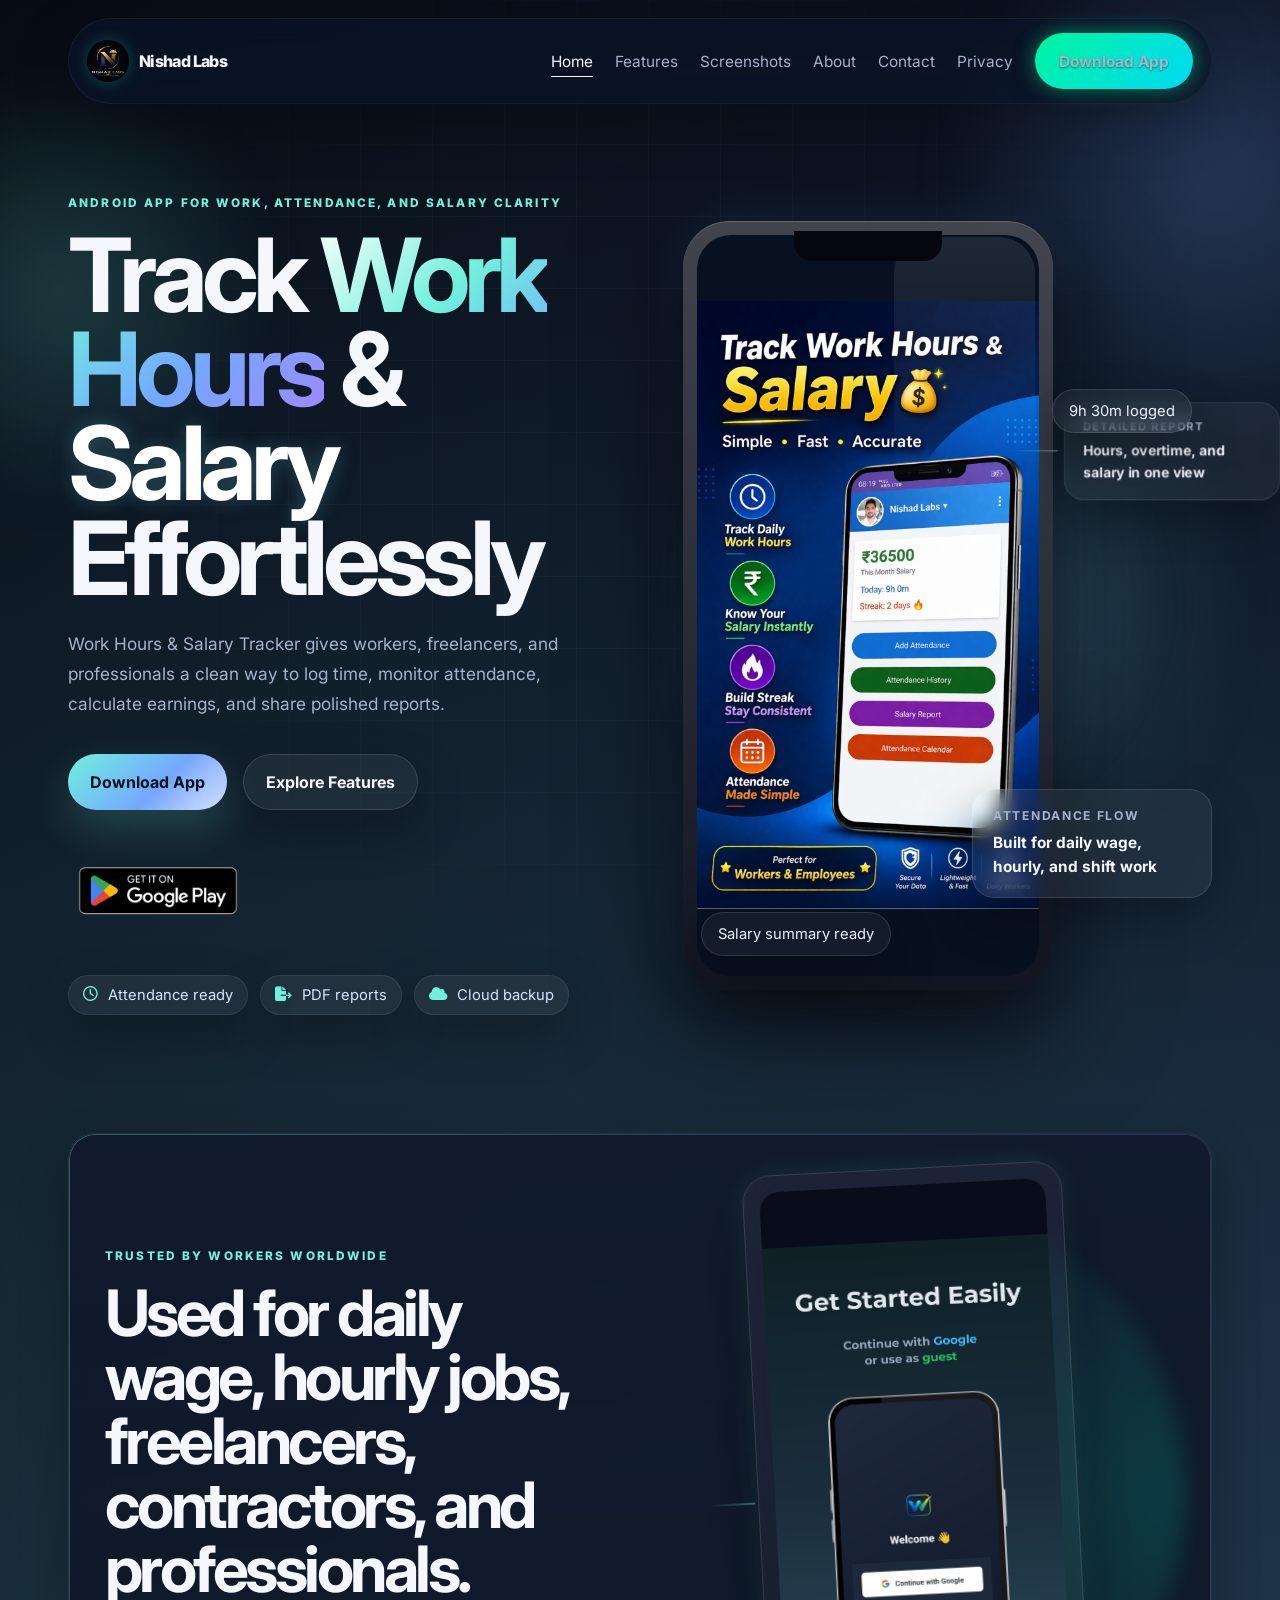
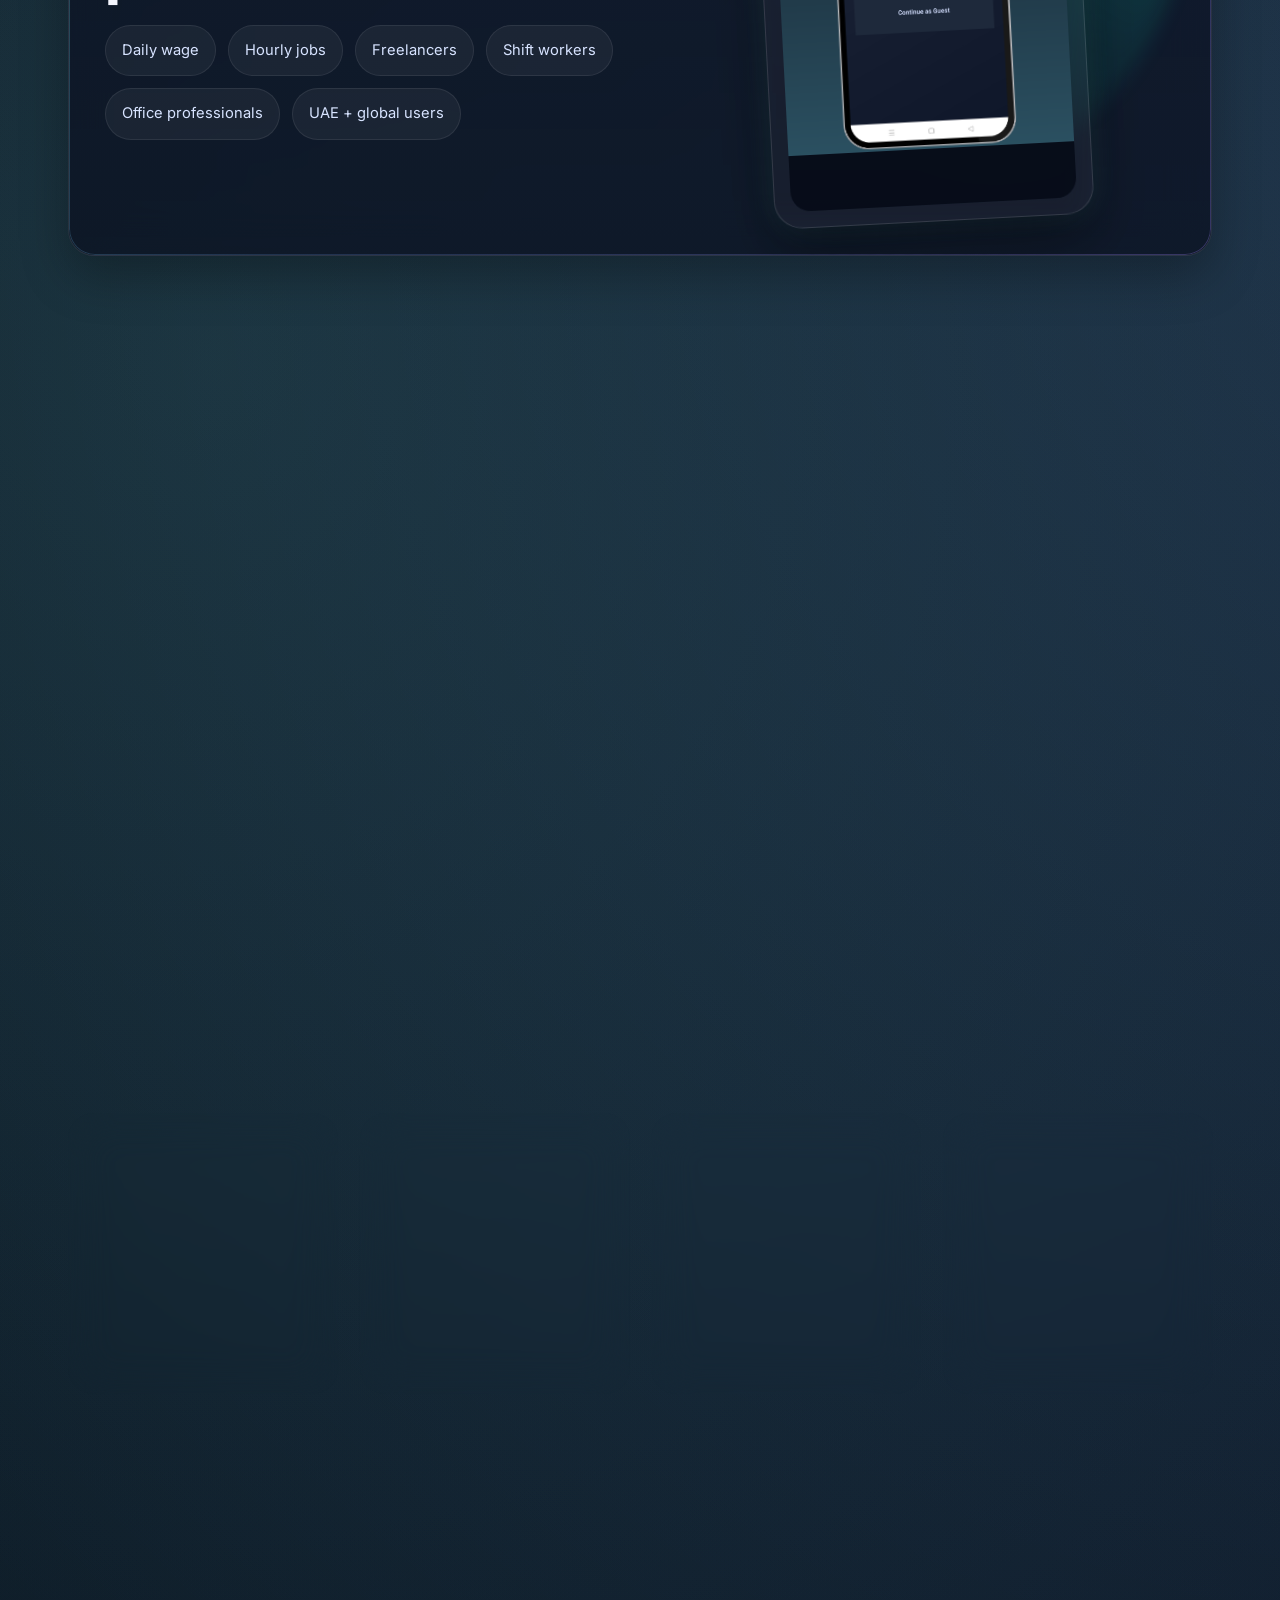
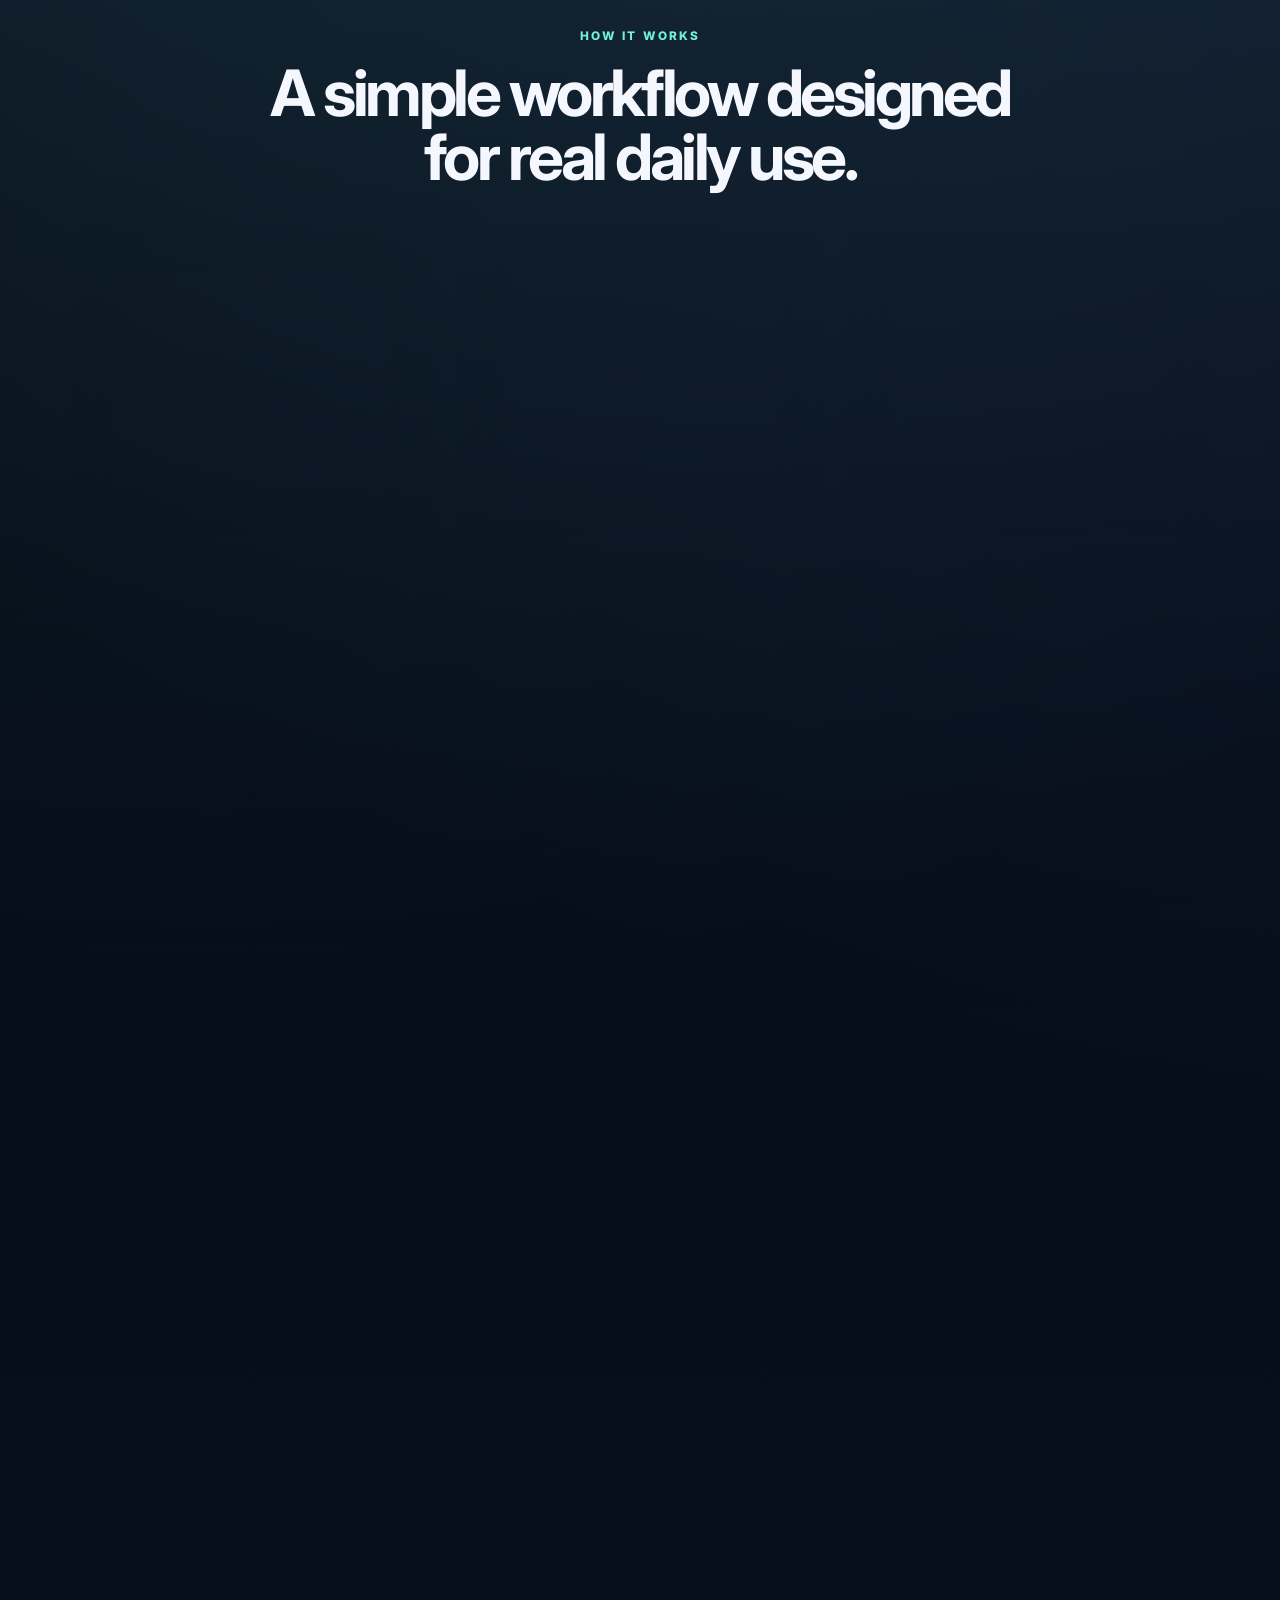
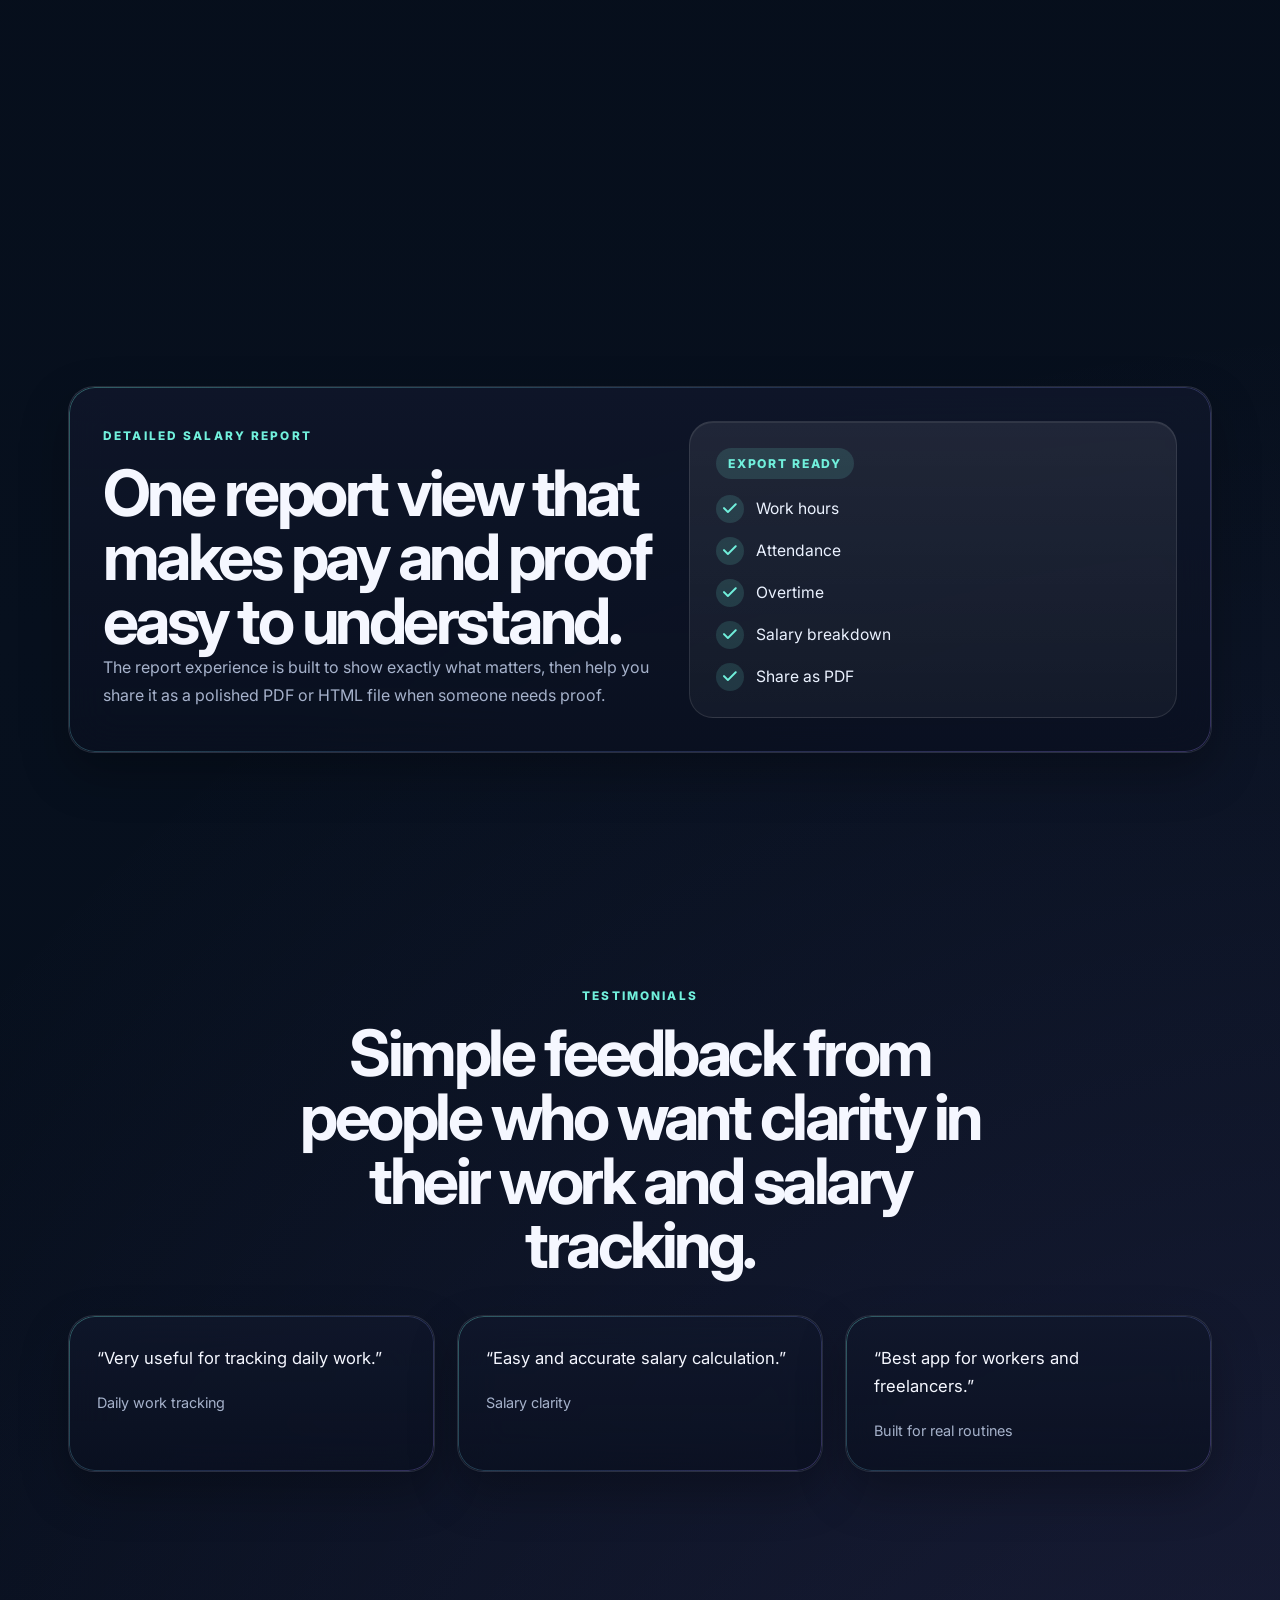
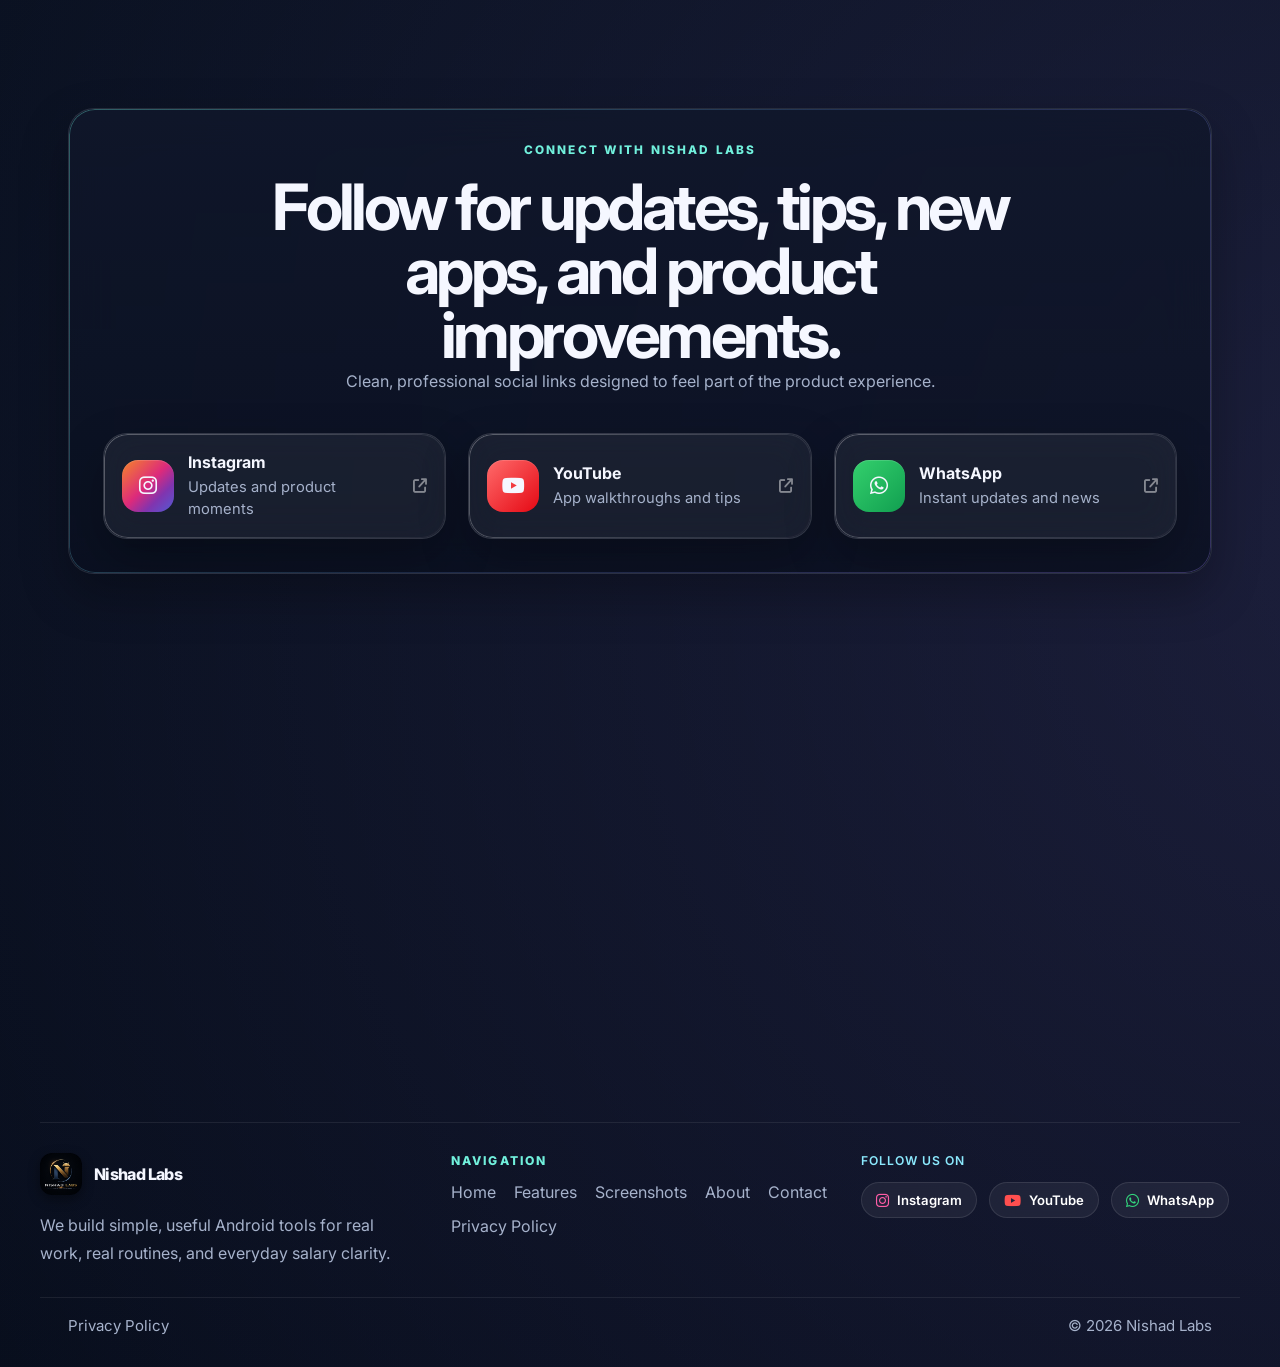
<file: index.html>
<!DOCTYPE html>
<html lang="en">
<head>
  <meta charset="UTF-8">
  <meta name="viewport" content="width=device-width, initial-scale=1.0">
  <title>Work Hours & Salary Tracker | Nishad Labs</title>
  <meta
    name="description"
    content="Premium Android app landing page for Work Hours & Salary Tracker by Nishad Labs."
  >
  <link rel="preconnect" href="https://fonts.googleapis.com">
  <link rel="preconnect" href="https://fonts.gstatic.com" crossorigin>
  <link
    href="https://fonts.googleapis.com/css2?family=Inter:wght@400;500;600;700;800;900&display=swap"
    rel="stylesheet"
  >
  <link
    rel="stylesheet"
    href="https://cdnjs.cloudflare.com/ajax/libs/font-awesome/6.5.0/css/all.min.css"
  >
  <link rel="stylesheet" href="styles.css">
</head>
<body data-page="home">
  <div class="site-bg" aria-hidden="true">
    <span class="bg-orb orb-a"></span>
    <span class="bg-orb orb-b"></span>
    <span class="bg-orb orb-c"></span>
    <span class="bg-grid"></span>
  </div>

  <header class="site-header">
    <div class="page-shell">
      <nav class="navbar">
        <a class="brand nav-left" href="index.html">
          <img src="logo.png" alt="Nishad Labs Logo" class="logo-img">
          <span>Nishad Labs</span>
        </a>
        <button class="nav-toggle" type="button" aria-label="Toggle menu" aria-expanded="false">
          <span></span>
          <span></span>
          <span></span>
        </button>
        <div class="nav-menu">
          <a href="index.html" data-nav="home">Home</a>
          <a href="features.html" data-nav="features">Features</a>
          <a href="screenshots.html" data-nav="screenshots">Screenshots</a>
          <a href="about.html" data-nav="about">About</a>
          <a href="contact.html" data-nav="contact">Contact</a>
          <a href="https://sites.google.com/view/myworkhourattendance/home" data-nav="privacy">Privacy</a>
          <a
            class="nav-download download-btn ripple-link"
            href="https://play.google.com/store/apps/details?id=com.myworkhour.myworkhourattendance&pcampaignid=web_share"
            target="_blank"
            rel="noreferrer"
          >
            Download App
          </a>
        </div>
      </nav>
    </div>
  </header>

  <main>
    <section class="section hero-section">
      <div class="page-shell hero-layout">
        <div class="hero-copy reveal">
          <p class="eyebrow">Android app for work, attendance, and salary clarity</p>
          <h1>
            Track
            <span class="text-gradient">Work Hours</span>
            &amp;
            <span class="text-glow">Salary</span>
            Effortlessly
          </h1>
          <p class="hero-text">
            Work Hours &amp; Salary Tracker gives workers, freelancers, and professionals a clean
            way to log time, monitor attendance, calculate earnings, and share polished reports.
          </p>
          <div class="hero-actions">
            <a
              class="button-primary ripple-link"
              href="https://play.google.com/store/apps/details?id=com.myworkhour.myworkhourattendance&pcampaignid=web_share"
              target="_blank"
              rel="noreferrer"
            >
              Download App
            </a>
            <a class="button-secondary ripple-link" href="features.html">Explore Features</a>
          </div>
          <div class="playstore-wrapper">
            <a
              class="playstore-badge"
              href="https://play.google.com/store/apps/details?id=com.myworkhour.myworkhourattendance&pcampaignid=web_share"
              target="_blank"
              rel="noreferrer"
              aria-label="Get it on Google Play"
            >
              <img src="playstore.png" alt="Get it on Google Play">
            </a>
          </div>
          <div class="hero-pills">
            <span class="meta-pill"><i class="fa-regular fa-clock" aria-hidden="true"></i>Attendance ready</span>
            <span class="meta-pill"><i class="fa-solid fa-file-export" aria-hidden="true"></i>PDF reports</span>
            <span class="meta-pill"><i class="fa-solid fa-cloud" aria-hidden="true"></i>Cloud backup</span>
          </div>
        </div>

        <div class="hero-visual reveal">
          <div class="hero-stage">
            <div class="float-card float-card-top">
              <span class="float-label">Detailed report</span>
              <strong>Hours, overtime, and salary in one view</strong>
            </div>
            <div class="float-card float-card-bottom">
              <span class="float-label">Attendance flow</span>
              <strong>Built for daily wage, hourly, and shift work</strong>
            </div>
            <div class="float-chip chip-hours">9h 30m logged</div>
            <div class="float-chip chip-salary">Salary summary ready</div>
            <div class="device device-hero">
              <span class="device-glow"></span>
              <div class="device-shell">
                <span class="device-notch"></span>
                <span class="device-reflection"></span>
                <div class="device-screen">
                  <img src="screen1.png" alt="Work Hours & Salary Tracker mobile app screenshot">
                </div>
              </div>
            </div>
          </div>
        </div>
      </div>
    </section>

    <section class="section section-tight">
      <div class="page-shell">
        <div class="trust-strip panel reveal">
          <div class="trust-copy">
            <p class="eyebrow">Trusted by workers worldwide</p>
            <h2>Used for daily wage, hourly jobs, freelancers, contractors, and professionals.</h2>
            <div class="trust-tags">
              <span>Daily wage</span>
              <span>Hourly jobs</span>
              <span>Freelancers</span>
              <span>Shift workers</span>
              <span>Office professionals</span>
              <span>UAE + global users</span>
            </div>
          </div>
          <div class="trust-visual">
            <div class="trust-shot-card">
              <img src="screen2.png" alt="Work Hours app screenshot for worker-focused use cases">
            </div>
          </div>
        </div>
      </div>
    </section>

    <section class="section">
      <div class="page-shell">
        <div class="section-heading reveal">
          <p class="eyebrow">Feature Preview</p>
          <h2>Everything you need to track work, attendance, and salary without friction.</h2>
          <p class="section-copy">
            The experience is designed to feel simple day to day, while still giving you the
            detail you need when reports and proof matter.
          </p>
        </div>
        <div class="feature-grid home-feature-grid">
          <article class="feature-card reveal">
            <div class="icon-badge"><i class="fa-regular fa-clock" aria-hidden="true"></i></div>
            <h3>Work Hours Tracking</h3>
            <p>Log daily time with flexible flows for day mode, hour mode, and different job styles.</p>
          </article>
          <article class="feature-card reveal">
            <div class="icon-badge"><i class="fa-regular fa-calendar-check" aria-hidden="true"></i></div>
            <h3>Attendance Tracking</h3>
            <p>Track attendance clearly so every working day and missed day stays visible.</p>
          </article>
          <article class="feature-card reveal">
            <div class="icon-badge"><i class="fa-solid fa-wallet" aria-hidden="true"></i></div>
            <h3>Smart Salary Calculator</h3>
            <p>Instantly calculate earnings based on work days, hours, overtime, and custom rates.</p>
          </article>
          <article class="feature-card reveal">
            <div class="icon-badge"><i class="fa-solid fa-bolt" aria-hidden="true"></i></div>
            <h3>Overtime Earnings</h3>
            <p>Add extra hours and see overtime income reflected without manual calculations.</p>
          </article>
          <article class="feature-card reveal">
            <div class="icon-badge"><i class="fa-regular fa-file-lines" aria-hidden="true"></i></div>
            <h3>Monthly Reports</h3>
            <p>Review detailed salary reports with working hours, attendance, overtime, and totals.</p>
          </article>
          <article class="feature-card reveal">
            <div class="icon-badge"><i class="fa-regular fa-clock-rotate-left" aria-hidden="true"></i></div>
            <h3>Attendance History</h3>
            <p>Look back at previous records with a clear history that is easy to audit and edit.</p>
          </article>
          <article class="feature-card reveal">
            <div class="icon-badge"><i class="fa-solid fa-file-pdf" aria-hidden="true"></i></div>
            <h3>Export PDF Report</h3>
            <p>Create premium report files you can share instantly through WhatsApp or any app.</p>
          </article>
          <article class="feature-card reveal">
            <div class="icon-badge"><i class="fa-solid fa-cloud-arrow-up" aria-hidden="true"></i></div>
            <h3>Cloud Backup</h3>
            <p>Keep work data safer with Google login support and cloud-ready account flow.</p>
          </article>
        </div>
      </div>
    </section>

    <section class="section">
      <div class="page-shell">
        <div class="section-heading reveal align-center">
          <p class="eyebrow">How It Works</p>
          <h2>A simple workflow designed for real daily use.</h2>
        </div>
        <div class="step-grid">
          <article class="step-card reveal">
            <span class="step-number">01</span>
            <div class="icon-badge"><i class="fa-solid fa-pen-to-square" aria-hidden="true"></i></div>
            <h3>Add Work Details</h3>
            <p>Set your work type, rate, shifts, and preferences once so the app matches your routine.</p>
          </article>
          <article class="step-card reveal">
            <span class="step-number">02</span>
            <div class="icon-badge"><i class="fa-regular fa-calendar-days" aria-hidden="true"></i></div>
            <h3>Track Attendance</h3>
            <p>Log each day, save hours, and update records quickly from a clean and focused UI.</p>
          </article>
          <article class="step-card reveal">
            <span class="step-number">03</span>
            <div class="icon-badge"><i class="fa-solid fa-chart-line" aria-hidden="true"></i></div>
            <h3>Get Salary Report</h3>
            <p>View complete salary breakdowns and export a polished report whenever needed.</p>
          </article>
        </div>
      </div>
    </section>

    <section class="section">
      <div class="page-shell preview-layout">
        <div class="preview-copy reveal">
          <p class="eyebrow">App Preview</p>
          <h2>Real screenshots, shown inside a premium mobile experience.</h2>
          <p class="section-copy">
            The preview cycles through the actual app screens so visitors can quickly understand the
            dashboard, reports, history, calendar flow, and export-ready views.
          </p>
          <div class="note-list">
            <span><i class="fa-solid fa-check" aria-hidden="true"></i>No cropping or stretched images</span>
            <span><i class="fa-solid fa-check" aria-hidden="true"></i>Real app screens only</span>
            <span><i class="fa-solid fa-check" aria-hidden="true"></i>Smooth auto-sliding preview</span>
          </div>
        </div>

        <div class="preview-showcase panel reveal">
          <div class="device device-preview">
            <div class="device-shell">
              <span class="device-notch"></span>
              <span class="device-reflection"></span>
              <div class="device-screen preview-screen">
                <img class="preview-image is-active" data-preview-image src="screen1.png" alt="App preview screen 1">
                <img class="preview-image" data-preview-image src="screen2.png" alt="App preview screen 2">
                <img class="preview-image" data-preview-image src="screen3.png" alt="App preview screen 3">
                <img class="preview-image" data-preview-image src="screen4.png" alt="App preview screen 4">
                <img class="preview-image" data-preview-image src="screen5.png" alt="App preview screen 5">
                <img class="preview-image" data-preview-image src="screen6.png" alt="App preview screen 6">
              </div>
            </div>
          </div>
          <div class="preview-dots">
            <button class="preview-dot is-active" type="button" data-preview-control="0" aria-label="Show preview 1"></button>
            <button class="preview-dot" type="button" data-preview-control="1" aria-label="Show preview 2"></button>
            <button class="preview-dot" type="button" data-preview-control="2" aria-label="Show preview 3"></button>
            <button class="preview-dot" type="button" data-preview-control="3" aria-label="Show preview 4"></button>
            <button class="preview-dot" type="button" data-preview-control="4" aria-label="Show preview 5"></button>
            <button class="preview-dot" type="button" data-preview-control="5" aria-label="Show preview 6"></button>
          </div>
          <div class="preview-thumb-row">
            <button class="preview-thumb is-active" type="button" data-preview-control="0">
              <img src="screen1.png" alt="">
              <span>Overview</span>
            </button>
            <button class="preview-thumb" type="button" data-preview-control="1">
              <img src="screen2.png" alt="">
              <span>Hours</span>
            </button>
            <button class="preview-thumb" type="button" data-preview-control="2">
              <img src="screen3.png" alt="">
              <span>Salary</span>
            </button>
            <button class="preview-thumb" type="button" data-preview-control="3">
              <img src="screen4.png" alt="">
              <span>Report</span>
            </button>
            <button class="preview-thumb" type="button" data-preview-control="4">
              <img src="screen5.png" alt="">
              <span>Calendar</span>
            </button>
            <button class="preview-thumb" type="button" data-preview-control="5">
              <img src="screen6.png" alt="">
              <span>Profile</span>
            </button>
          </div>
        </div>
      </div>
    </section>

    <section class="section">
      <div class="page-shell">
        <div class="highlight-panel panel reveal">
          <div class="highlight-copy">
            <p class="eyebrow">Detailed Salary Report</p>
            <h2>One report view that makes pay and proof easy to understand.</h2>
            <p class="section-copy">
              The report experience is built to show exactly what matters, then help you share it
              as a polished PDF or HTML file when someone needs proof.
            </p>
          </div>
          <div class="report-card">
            <span class="report-tag">Export ready</span>
            <ul class="check-list">
              <li><i class="fa-solid fa-check" aria-hidden="true"></i>Work hours</li>
              <li><i class="fa-solid fa-check" aria-hidden="true"></i>Attendance</li>
              <li><i class="fa-solid fa-check" aria-hidden="true"></i>Overtime</li>
              <li><i class="fa-solid fa-check" aria-hidden="true"></i>Salary breakdown</li>
              <li><i class="fa-solid fa-check" aria-hidden="true"></i>Share as PDF</li>
            </ul>
          </div>
        </div>
      </div>
    </section>

    <section class="section">
      <div class="page-shell">
        <div class="section-heading reveal align-center">
          <p class="eyebrow">Testimonials</p>
          <h2>Simple feedback from people who want clarity in their work and salary tracking.</h2>
        </div>
        <div class="testimonial-grid">
          <article class="testimonial-card reveal">
            <p>“Very useful for tracking daily work.”</p>
            <span>Daily work tracking</span>
          </article>
          <article class="testimonial-card reveal">
            <p>“Easy and accurate salary calculation.”</p>
            <span>Salary clarity</span>
          </article>
          <article class="testimonial-card reveal">
            <p>“Best app for workers and freelancers.”</p>
            <span>Built for real routines</span>
          </article>
        </div>
      </div>
    </section>

    <section class="section">
      <div class="page-shell">
        <div class="social-panel panel reveal">
          <div class="section-heading align-center">
            <p class="eyebrow">Connect With Nishad Labs</p>
            <h2>Follow for updates, tips, new apps, and product improvements.</h2>
            <p class="section-copy">Clean, professional social links designed to feel part of the product experience.</p>
          </div>
          <div class="social-row">
            <a href="https://instagram.com/nishadlabs" target="_blank" rel="noreferrer" class="social-card social-card-instagram">
              <span class="social-icon-wrap"><i class="fab fa-instagram" aria-hidden="true"></i></span>
              <span class="social-card-copy">
                <strong>Instagram</strong>
                <span>Updates and product moments</span>
              </span>
              <i class="fa-solid fa-arrow-up-right-from-square" aria-hidden="true"></i>
            </a>
            <a href="https://youtube.com/@nishadlabs" target="_blank" rel="noreferrer" class="social-card social-card-youtube">
              <span class="social-icon-wrap"><i class="fab fa-youtube" aria-hidden="true"></i></span>
              <span class="social-card-copy">
                <strong>YouTube</strong>
                <span>App walkthroughs and tips</span>
              </span>
              <i class="fa-solid fa-arrow-up-right-from-square" aria-hidden="true"></i>
            </a>
            <a href="https://whatsapp.com/channel/0029Vb7B5DjAInPl8uuv553z" target="_blank" rel="noreferrer" class="social-card social-card-whatsapp">
              <span class="social-icon-wrap"><i class="fab fa-whatsapp" aria-hidden="true"></i></span>
              <span class="social-card-copy">
                <strong>WhatsApp</strong>
                <span>Instant updates and news</span>
              </span>
              <i class="fa-solid fa-arrow-up-right-from-square" aria-hidden="true"></i>
            </a>
          </div>
        </div>
      </div>
    </section>

    <section class="section section-tight">
      <div class="page-shell">
        <div class="cta-banner panel reveal">
          <div>
            <p class="eyebrow">Start Today</p>
            <h2>Start tracking your work &amp; salary today.</h2>
            <p class="section-copy">
              Download the app and bring daily work logs, attendance, and salary reports into one polished workflow.
            </p>
          </div>
          <div class="hero-actions">
            <a
              class="button-primary ripple-link"
              href="https://play.google.com/store/apps/details?id=com.myworkhour.myworkhourattendance&pcampaignid=web_share"
              target="_blank"
              rel="noreferrer"
            >
              Download App
            </a>
            <a class="button-secondary ripple-link" href="screenshots.html">View Screenshots</a>
          </div>
        </div>
      </div>
    </section>
  </main>

  <footer class="site-footer">
    <div class="page-shell footer-layout">
      <div class="footer-brand">
        <a class="brand brand-footer" href="index.html">
          <img src="logo.png" alt="Nishad Labs Logo" class="footer-logo">
          <span>Nishad Labs</span>
        </a>
        <p>We build simple, useful Android tools for real work, real routines, and everyday salary clarity.</p>
      </div>

      <div class="footer-nav-block">
        <span class="footer-label">Navigation</span>
        <div class="footer-links">
          <a href="index.html">Home</a>
          <a href="features.html">Features</a>
          <a href="screenshots.html">Screenshots</a>
          <a href="about.html">About</a>
          <a href="contact.html">Contact</a>
          <a href="https://sites.google.com/view/myworkhourattendance/home">Privacy Policy</a>
        </div>
      </div>

      <div class="footer-social-block">
        <span class="footer-label">FOLLOW US ON</span>
        <div class="footer-socials">
          <a href="https://instagram.com/nishadlabs" target="_blank" rel="noreferrer" class="social-btn social-btn-instagram">
            <i class="fab fa-instagram" aria-hidden="true"></i>
            <span>Instagram</span>
          </a>
          <a href="https://youtube.com/@nishadlabs" target="_blank" rel="noreferrer" class="social-btn social-btn-youtube">
            <i class="fab fa-youtube" aria-hidden="true"></i>
            <span>YouTube</span>
          </a>
          <a href="https://whatsapp.com/channel/0029Vb7B5DjAInPl8uuv553z" target="_blank" rel="noreferrer" class="social-btn social-btn-whatsapp">
            <i class="fab fa-whatsapp" aria-hidden="true"></i>
            <span>WhatsApp</span>
          </a>
        </div>
      </div>
    </div>
    <div class="page-shell footer-bottom">
      <a href="https://sites.google.com/view/myworkhourattendance/home">Privacy Policy</a>
      <span>&copy; 2026 Nishad Labs</span>
    </div>
  </footer>

  <script src="script.js"></script>
</body>
</html>
</file>
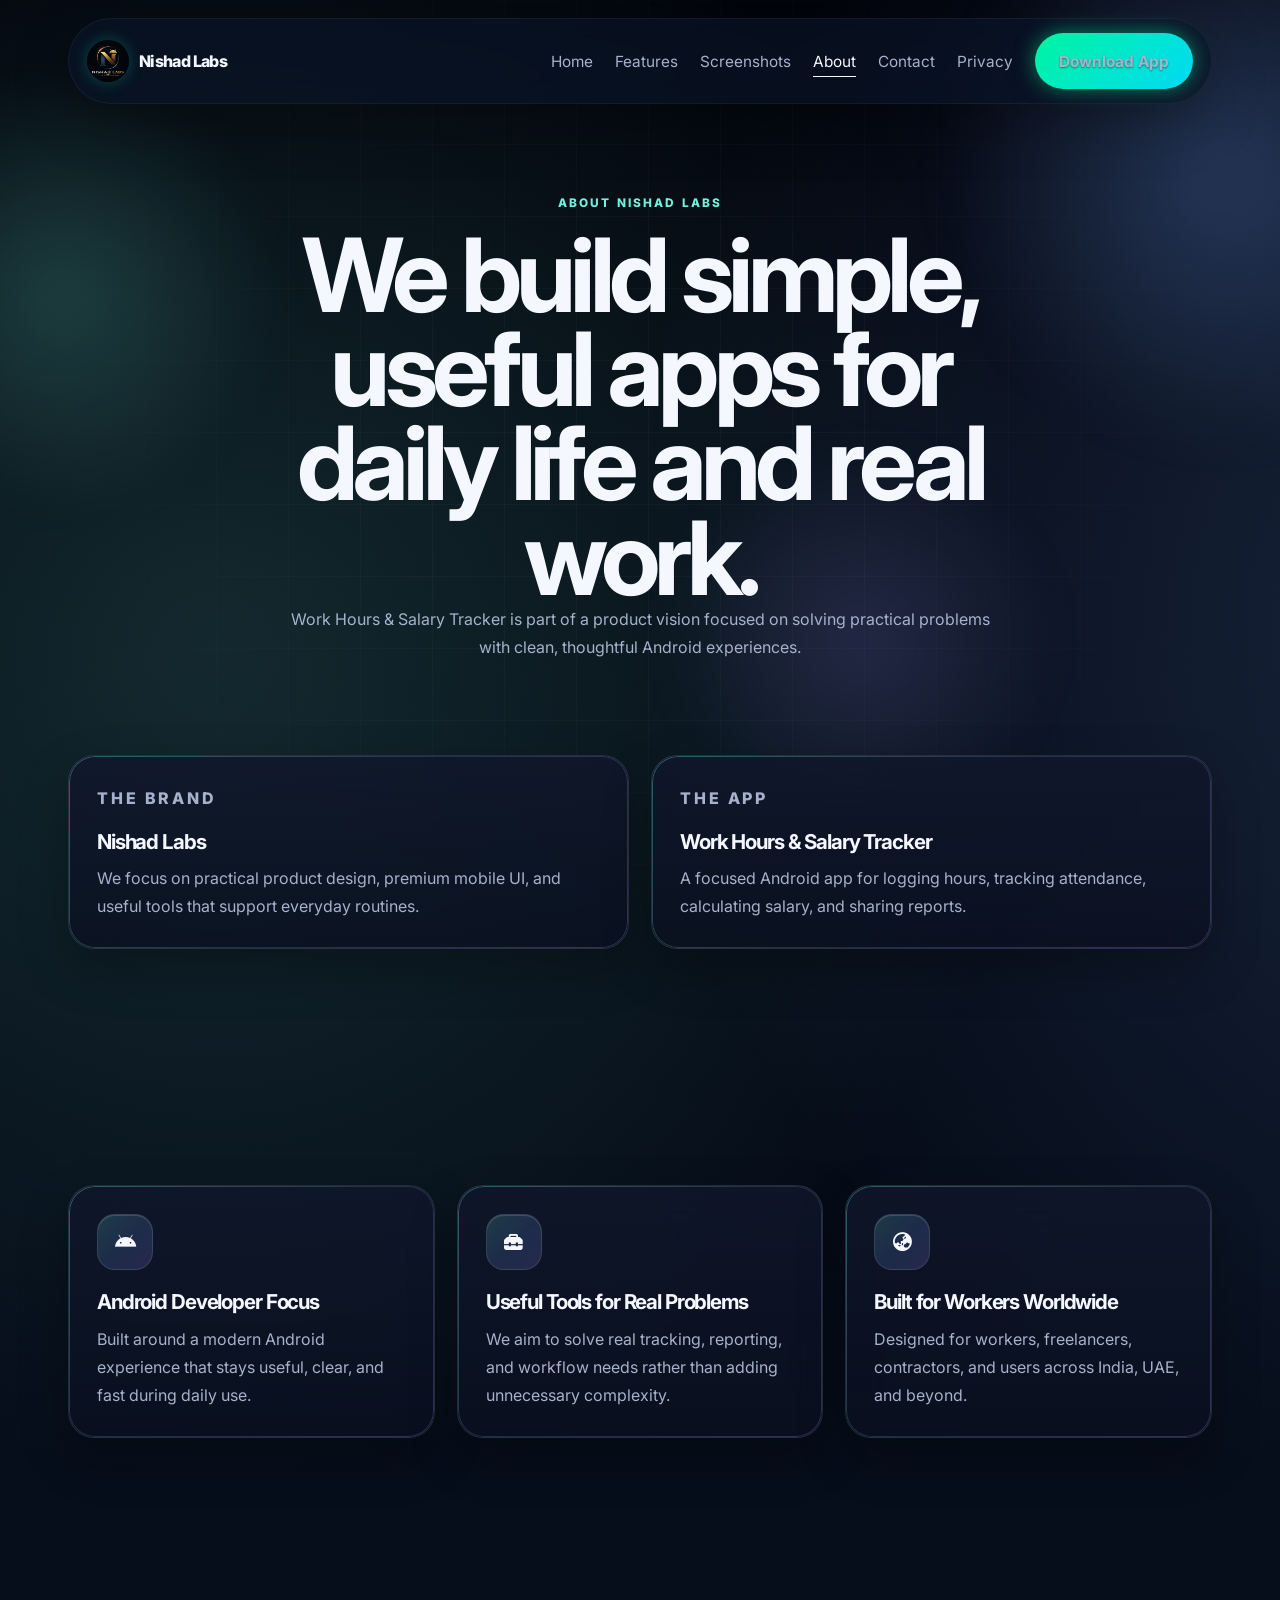
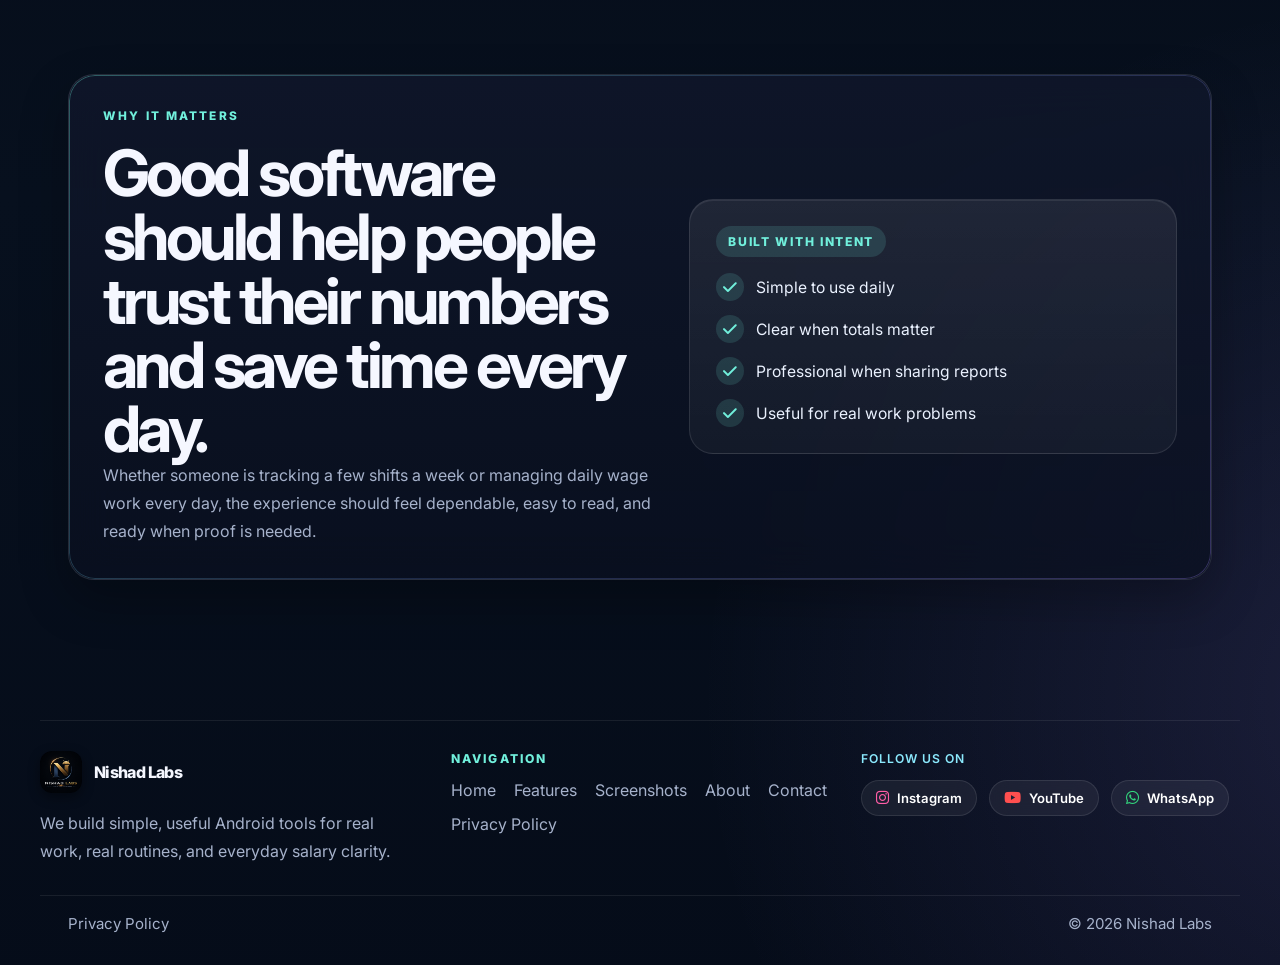
<file: about.html>
<!DOCTYPE html>
<html lang="en">
<head>
  <meta charset="UTF-8">
  <meta name="viewport" content="width=device-width, initial-scale=1.0">
  <title>About | Nishad Labs</title>
  <meta
    name="description"
    content="Learn about Nishad Labs and the product vision behind Work Hours & Salary Tracker."
  >
  <link rel="preconnect" href="https://fonts.googleapis.com">
  <link rel="preconnect" href="https://fonts.gstatic.com" crossorigin>
  <link
    href="https://fonts.googleapis.com/css2?family=Inter:wght@400;500;600;700;800;900&display=swap"
    rel="stylesheet"
  >
  <link
    rel="stylesheet"
    href="https://cdnjs.cloudflare.com/ajax/libs/font-awesome/6.5.0/css/all.min.css"
  >
  <link rel="stylesheet" href="styles.css">
</head>
<body data-page="about">
  <div class="site-bg" aria-hidden="true">
    <span class="bg-orb orb-a"></span>
    <span class="bg-orb orb-b"></span>
    <span class="bg-orb orb-c"></span>
    <span class="bg-grid"></span>
  </div>

  <header class="site-header">
    <div class="page-shell">
      <nav class="navbar">
        <a class="brand nav-left" href="index.html">
          <img src="logo.png" alt="Nishad Labs Logo" class="logo-img">
          <span>Nishad Labs</span>
        </a>
        <button class="nav-toggle" type="button" aria-label="Toggle menu" aria-expanded="false">
          <span></span>
          <span></span>
          <span></span>
        </button>
        <div class="nav-menu">
          <a href="index.html" data-nav="home">Home</a>
          <a href="features.html" data-nav="features">Features</a>
          <a href="screenshots.html" data-nav="screenshots">Screenshots</a>
          <a href="about.html" data-nav="about">About</a>
          <a href="contact.html" data-nav="contact">Contact</a>
          <a href="privacy.html" data-nav="privacy">Privacy</a>
          <a
            class="nav-download download-btn ripple-link"
            href="https://play.google.com/store/apps/details?id=com.myworkhour.myworkhourattendance&pcampaignid=web_share"
            target="_blank"
            rel="noreferrer"
          >
            Download App
          </a>
        </div>
      </nav>
    </div>
  </header>

  <main>
    <section class="section page-hero">
      <div class="page-shell narrow-shell">
        <div class="section-heading reveal align-center">
          <p class="eyebrow">About Nishad Labs</p>
          <h1>We build simple, useful apps for daily life and real work.</h1>
          <p class="section-copy">
            Work Hours &amp; Salary Tracker is part of a product vision focused on solving practical
            problems with clean, thoughtful Android experiences.
          </p>
        </div>
      </div>
    </section>

    <section class="section section-tight">
      <div class="page-shell story-grid story-grid-large">
        <article class="story-card reveal">
          <p class="eyebrow">The brand</p>
          <h3>Nishad Labs</h3>
          <p>We focus on practical product design, premium mobile UI, and useful tools that support everyday routines.</p>
        </article>
        <article class="story-card reveal">
          <p class="eyebrow">The app</p>
          <h3>Work Hours &amp; Salary Tracker</h3>
          <p>A focused Android app for logging hours, tracking attendance, calculating salary, and sharing reports.</p>
        </article>
      </div>
    </section>

    <section class="section">
      <div class="page-shell">
        <div class="feature-grid feature-grid-three">
          <article class="feature-card reveal">
            <div class="icon-badge"><i class="fa-brands fa-android" aria-hidden="true"></i></div>
            <h3>Android Developer Focus</h3>
            <p>Built around a modern Android experience that stays useful, clear, and fast during daily use.</p>
          </article>
          <article class="feature-card reveal">
            <div class="icon-badge"><i class="fa-solid fa-toolbox" aria-hidden="true"></i></div>
            <h3>Useful Tools for Real Problems</h3>
            <p>We aim to solve real tracking, reporting, and workflow needs rather than adding unnecessary complexity.</p>
          </article>
          <article class="feature-card reveal">
            <div class="icon-badge"><i class="fa-solid fa-earth-asia" aria-hidden="true"></i></div>
            <h3>Built for Workers Worldwide</h3>
            <p>Designed for workers, freelancers, contractors, and users across India, UAE, and beyond.</p>
          </article>
        </div>
      </div>
    </section>

    <section class="section">
      <div class="page-shell">
        <div class="highlight-panel panel reveal">
          <div class="highlight-copy">
            <p class="eyebrow">Why it matters</p>
            <h2>Good software should help people trust their numbers and save time every day.</h2>
            <p class="section-copy">
              Whether someone is tracking a few shifts a week or managing daily wage work every day,
              the experience should feel dependable, easy to read, and ready when proof is needed.
            </p>
          </div>
          <div class="report-card">
            <span class="report-tag">Built with intent</span>
            <ul class="check-list">
              <li><i class="fa-solid fa-check" aria-hidden="true"></i>Simple to use daily</li>
              <li><i class="fa-solid fa-check" aria-hidden="true"></i>Clear when totals matter</li>
              <li><i class="fa-solid fa-check" aria-hidden="true"></i>Professional when sharing reports</li>
              <li><i class="fa-solid fa-check" aria-hidden="true"></i>Useful for real work problems</li>
            </ul>
          </div>
        </div>
      </div>
    </section>
  </main>

  <footer class="site-footer">
    <div class="page-shell footer-layout">
      <div class="footer-brand">
        <a class="brand brand-footer" href="index.html">
          <img src="logo.png" alt="Nishad Labs Logo" class="footer-logo">
          <span>Nishad Labs</span>
        </a>
        <p>We build simple, useful Android tools for real work, real routines, and everyday salary clarity.</p>
      </div>
      <div class="footer-nav-block">
        <span class="footer-label">Navigation</span>
        <div class="footer-links">
          <a href="index.html">Home</a>
          <a href="features.html">Features</a>
          <a href="screenshots.html">Screenshots</a>
          <a href="about.html">About</a>
          <a href="contact.html">Contact</a>
          <a href="privacy.html">Privacy Policy</a>
        </div>
      </div>
      <div class="footer-social-block">
        <span class="footer-label">FOLLOW US ON</span>
        <div class="footer-socials">
          <a href="https://instagram.com/nishadlabs" target="_blank" rel="noreferrer" class="social-btn social-btn-instagram">
            <i class="fab fa-instagram" aria-hidden="true"></i>
            <span>Instagram</span>
          </a>
          <a href="https://youtube.com/@nishadlabs" target="_blank" rel="noreferrer" class="social-btn social-btn-youtube">
            <i class="fab fa-youtube" aria-hidden="true"></i>
            <span>YouTube</span>
          </a>
          <a href="https://whatsapp.com/channel/0029Vb7B5DjAInPl8uuv553z" target="_blank" rel="noreferrer" class="social-btn social-btn-whatsapp">
            <i class="fab fa-whatsapp" aria-hidden="true"></i>
            <span>WhatsApp</span>
          </a>
        </div>
      </div>
    </div>
    <div class="page-shell footer-bottom">
      <a href="privacy.html">Privacy Policy</a>
      <span>&copy; 2026 Nishad Labs</span>
    </div>
  </footer>

  <script src="script.js"></script>
</body>
</html>
</file>
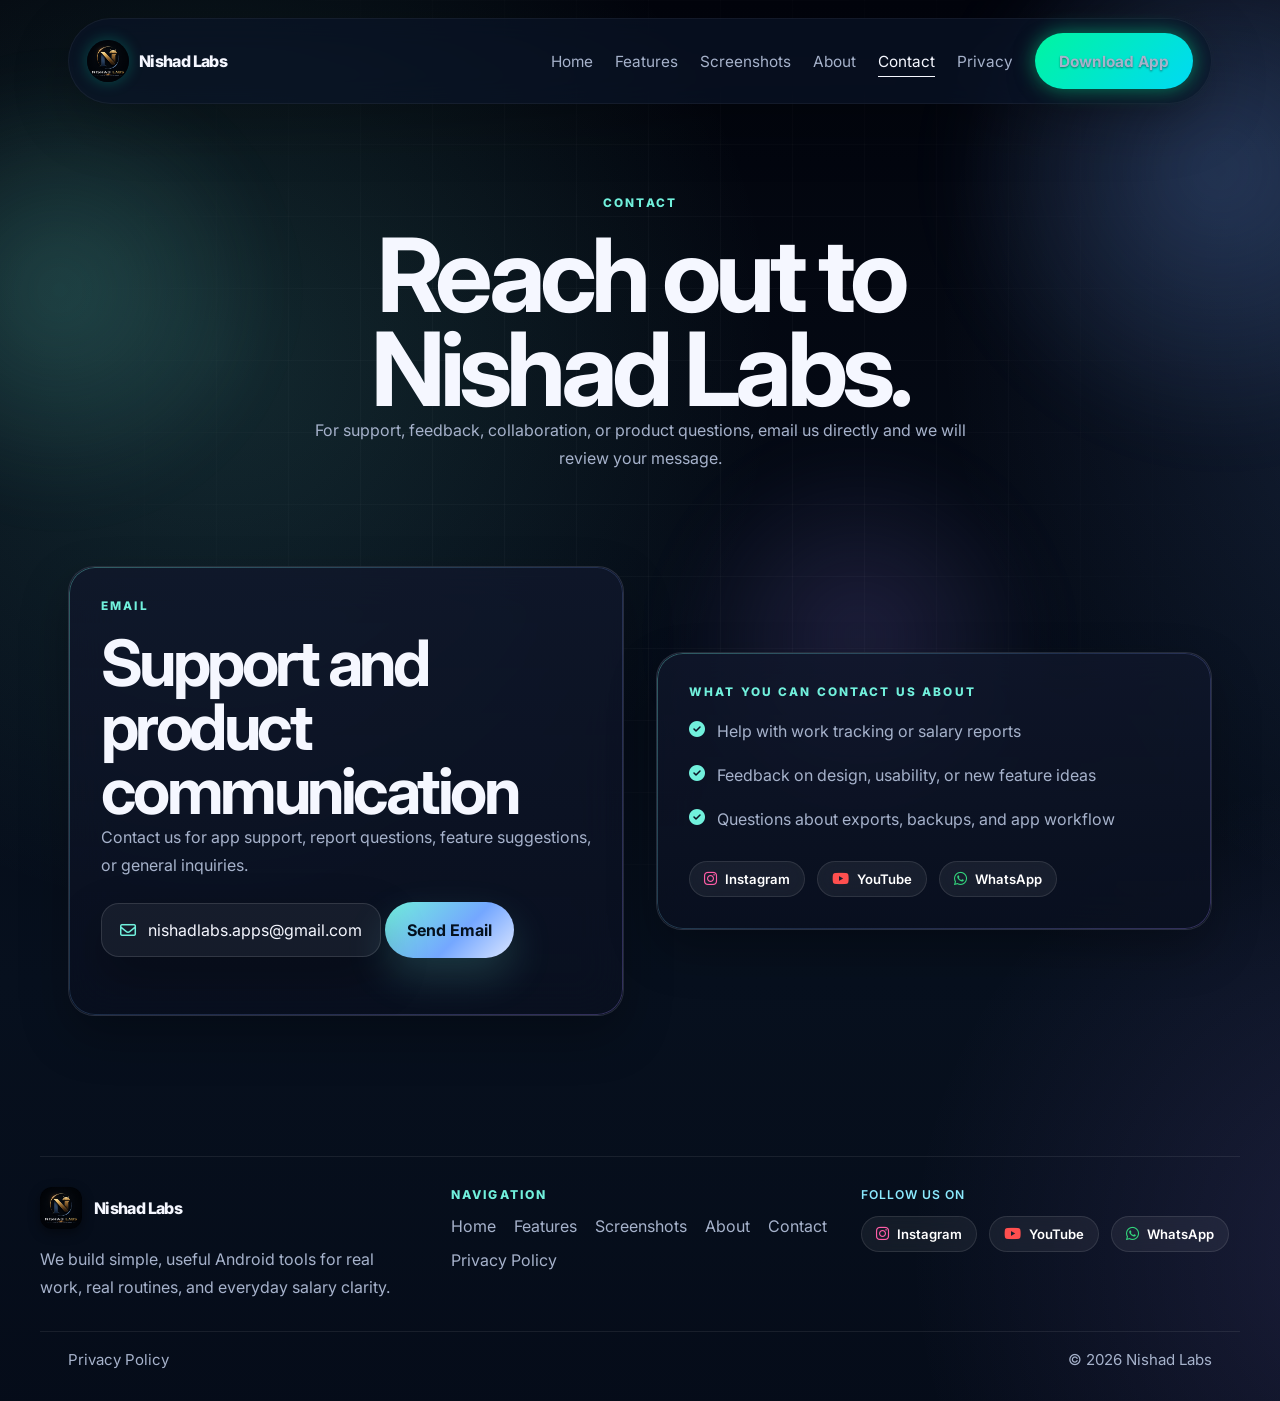
<file: contact.html>
<!DOCTYPE html>
<html lang="en">
<head>
  <meta charset="UTF-8">
  <meta name="viewport" content="width=device-width, initial-scale=1.0">
  <title>Contact | Nishad Labs</title>
  <meta
    name="description"
    content="Contact Nishad Labs for Work Hours & Salary Tracker support, feedback, and general questions."
  >
  <link rel="preconnect" href="https://fonts.googleapis.com">
  <link rel="preconnect" href="https://fonts.gstatic.com" crossorigin>
  <link
    href="https://fonts.googleapis.com/css2?family=Inter:wght@400;500;600;700;800;900&display=swap"
    rel="stylesheet"
  >
  <link
    rel="stylesheet"
    href="https://cdnjs.cloudflare.com/ajax/libs/font-awesome/6.5.0/css/all.min.css"
  >
  <link rel="stylesheet" href="styles.css">
</head>
<body data-page="contact">
  <div class="site-bg" aria-hidden="true">
    <span class="bg-orb orb-a"></span>
    <span class="bg-orb orb-b"></span>
    <span class="bg-orb orb-c"></span>
    <span class="bg-grid"></span>
  </div>

  <header class="site-header">
    <div class="page-shell">
      <nav class="navbar">
        <a class="brand nav-left" href="index.html">
          <img src="logo.png" alt="Nishad Labs Logo" class="logo-img">
          <span>Nishad Labs</span>
        </a>
        <button class="nav-toggle" type="button" aria-label="Toggle menu" aria-expanded="false">
          <span></span>
          <span></span>
          <span></span>
        </button>
        <div class="nav-menu">
          <a href="index.html" data-nav="home">Home</a>
          <a href="features.html" data-nav="features">Features</a>
          <a href="screenshots.html" data-nav="screenshots">Screenshots</a>
          <a href="about.html" data-nav="about">About</a>
          <a href="contact.html" data-nav="contact">Contact</a>
          <a href="privacy.html" data-nav="privacy">Privacy</a>
          <a
            class="nav-download download-btn ripple-link"
            href="https://play.google.com/store/apps/details?id=com.myworkhour.myworkhourattendance&pcampaignid=web_share"
            target="_blank"
            rel="noreferrer"
          >
            Download App
          </a>
        </div>
      </nav>
    </div>
  </header>

  <main>
    <section class="section page-hero">
      <div class="page-shell narrow-shell">
        <div class="section-heading reveal align-center">
          <p class="eyebrow">Contact</p>
          <h1>Reach out to Nishad Labs.</h1>
          <p class="section-copy">
            For support, feedback, collaboration, or product questions, email us directly and we
            will review your message.
          </p>
        </div>
      </div>
    </section>

    <section class="section section-tight">
      <div class="page-shell contact-grid">
        <div class="contact-card panel reveal">
          <p class="eyebrow">Email</p>
          <h2>Support and product communication</h2>
          <p class="section-copy">
            Contact us for app support, report questions, feature suggestions, or general inquiries.
          </p>
          <a class="email-link" href="mailto:nishadlabs.apps@gmail.com">
            <i class="fa-regular fa-envelope" aria-hidden="true"></i>
            <span>nishadlabs.apps@gmail.com</span>
          </a>
          <a class="button-primary ripple-link" href="mailto:nishadlabs.apps@gmail.com">Send Email</a>
        </div>

        <div class="contact-card panel reveal">
          <p class="eyebrow">What you can contact us about</p>
          <div class="support-list">
            <div class="support-item">
              <i class="fa-solid fa-circle-check" aria-hidden="true"></i>
              <span>Help with work tracking or salary reports</span>
            </div>
            <div class="support-item">
              <i class="fa-solid fa-circle-check" aria-hidden="true"></i>
              <span>Feedback on design, usability, or new feature ideas</span>
            </div>
            <div class="support-item">
              <i class="fa-solid fa-circle-check" aria-hidden="true"></i>
              <span>Questions about exports, backups, and app workflow</span>
            </div>
          </div>
          <div class="footer-socials footer-socials-contact">
            <a href="https://instagram.com/nishadlabs" target="_blank" rel="noreferrer" class="social-btn social-btn-instagram">
              <i class="fab fa-instagram" aria-hidden="true"></i>
              <span>Instagram</span>
            </a>
            <a href="https://youtube.com/@nishadlabs" target="_blank" rel="noreferrer" class="social-btn social-btn-youtube">
              <i class="fab fa-youtube" aria-hidden="true"></i>
              <span>YouTube</span>
            </a>
            <a href="https://whatsapp.com/channel/0029Vb7B5DjAInPl8uuv553z" target="_blank" rel="noreferrer" class="social-btn social-btn-whatsapp">
              <i class="fab fa-whatsapp" aria-hidden="true"></i>
              <span>WhatsApp</span>
            </a>
          </div>
        </div>
      </div>
    </section>
  </main>

  <footer class="site-footer">
    <div class="page-shell footer-layout">
      <div class="footer-brand">
        <a class="brand brand-footer" href="index.html">
          <img src="logo.png" alt="Nishad Labs Logo" class="footer-logo">
          <span>Nishad Labs</span>
        </a>
        <p>We build simple, useful Android tools for real work, real routines, and everyday salary clarity.</p>
      </div>
      <div class="footer-nav-block">
        <span class="footer-label">Navigation</span>
        <div class="footer-links">
          <a href="index.html">Home</a>
          <a href="features.html">Features</a>
          <a href="screenshots.html">Screenshots</a>
          <a href="about.html">About</a>
          <a href="contact.html">Contact</a>
          <a href="privacy.html">Privacy Policy</a>
        </div>
      </div>
      <div class="footer-social-block">
        <span class="footer-label">FOLLOW US ON</span>
        <div class="footer-socials">
          <a href="https://instagram.com/nishadlabs" target="_blank" rel="noreferrer" class="social-btn social-btn-instagram">
            <i class="fab fa-instagram" aria-hidden="true"></i>
            <span>Instagram</span>
          </a>
          <a href="https://youtube.com/@nishadlabs" target="_blank" rel="noreferrer" class="social-btn social-btn-youtube">
            <i class="fab fa-youtube" aria-hidden="true"></i>
            <span>YouTube</span>
          </a>
          <a href="https://whatsapp.com/channel/0029Vb7B5DjAInPl8uuv553z" target="_blank" rel="noreferrer" class="social-btn social-btn-whatsapp">
            <i class="fab fa-whatsapp" aria-hidden="true"></i>
            <span>WhatsApp</span>
          </a>
        </div>
      </div>
    </div>
    <div class="page-shell footer-bottom">
      <a href="privacy.html">Privacy Policy</a>
      <span>&copy; 2026 Nishad Labs</span>
    </div>
  </footer>

  <script src="script.js"></script>
</body>
</html>
</file>
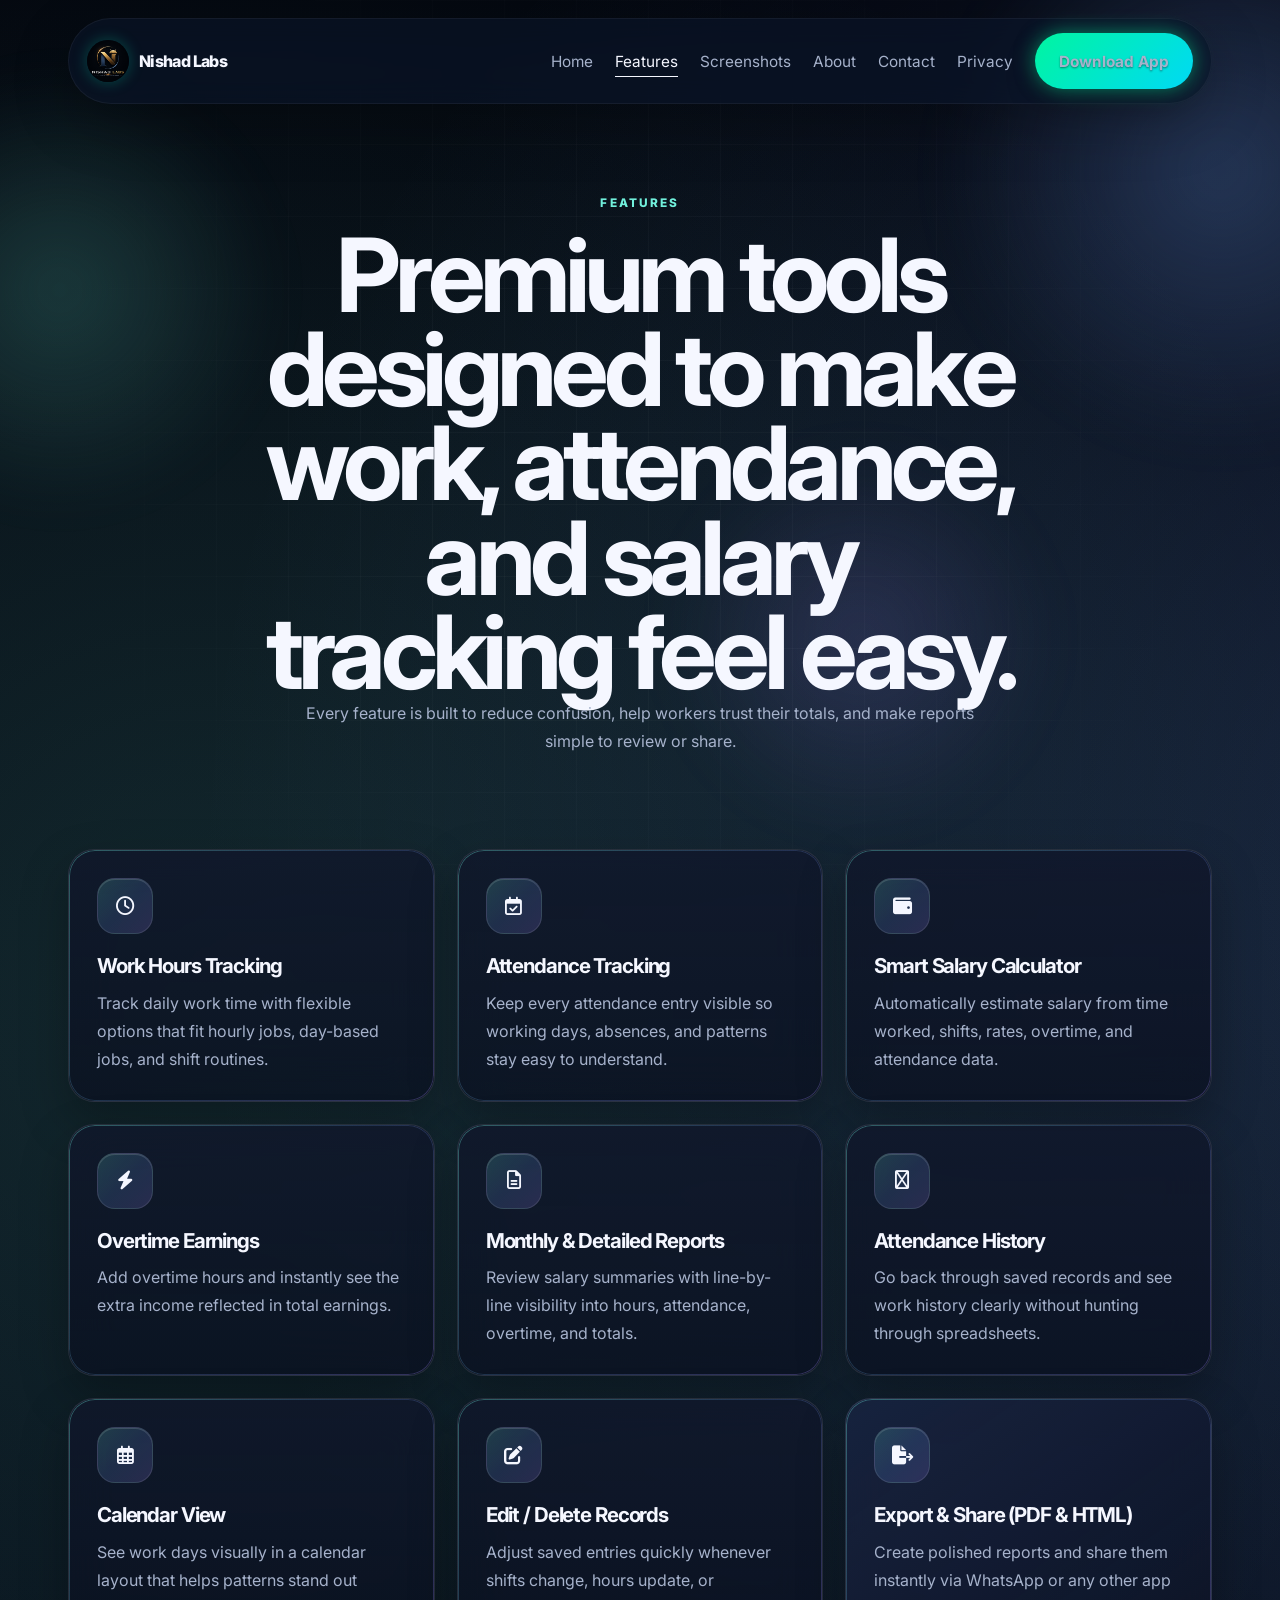
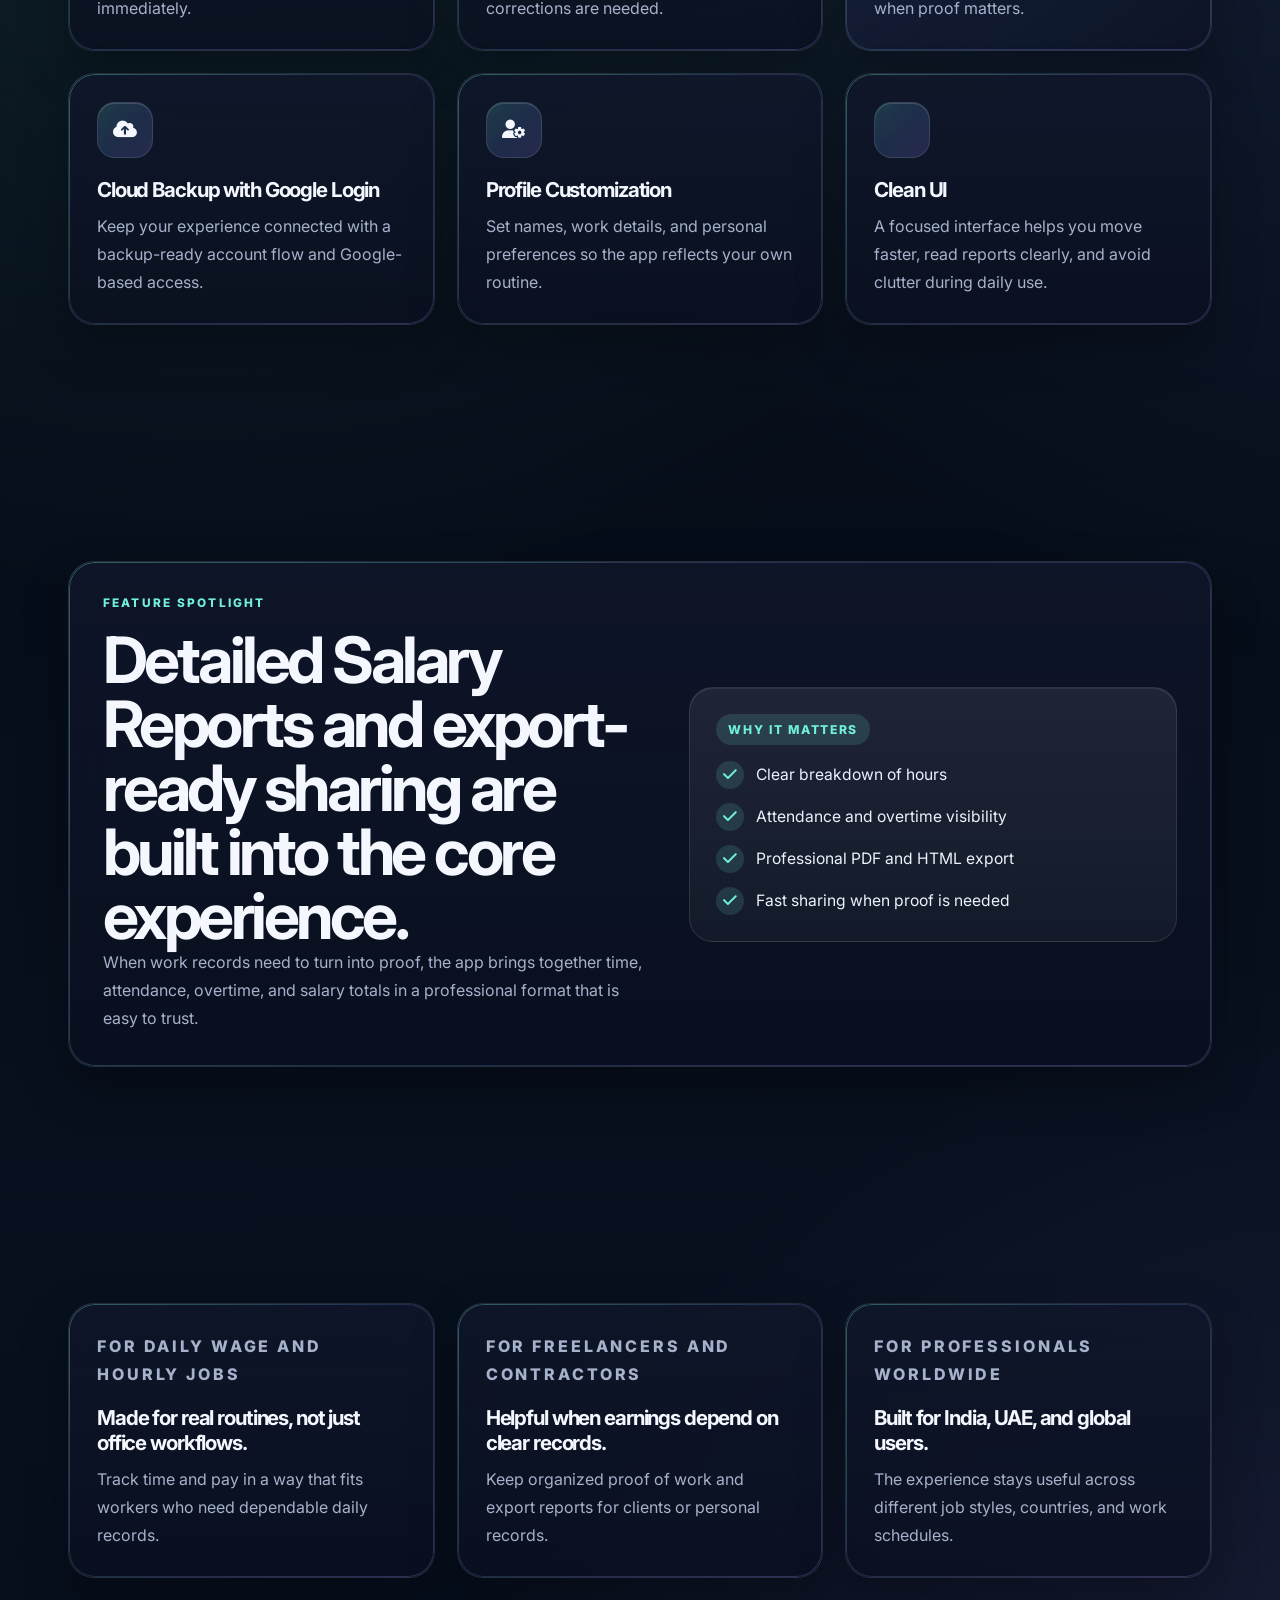
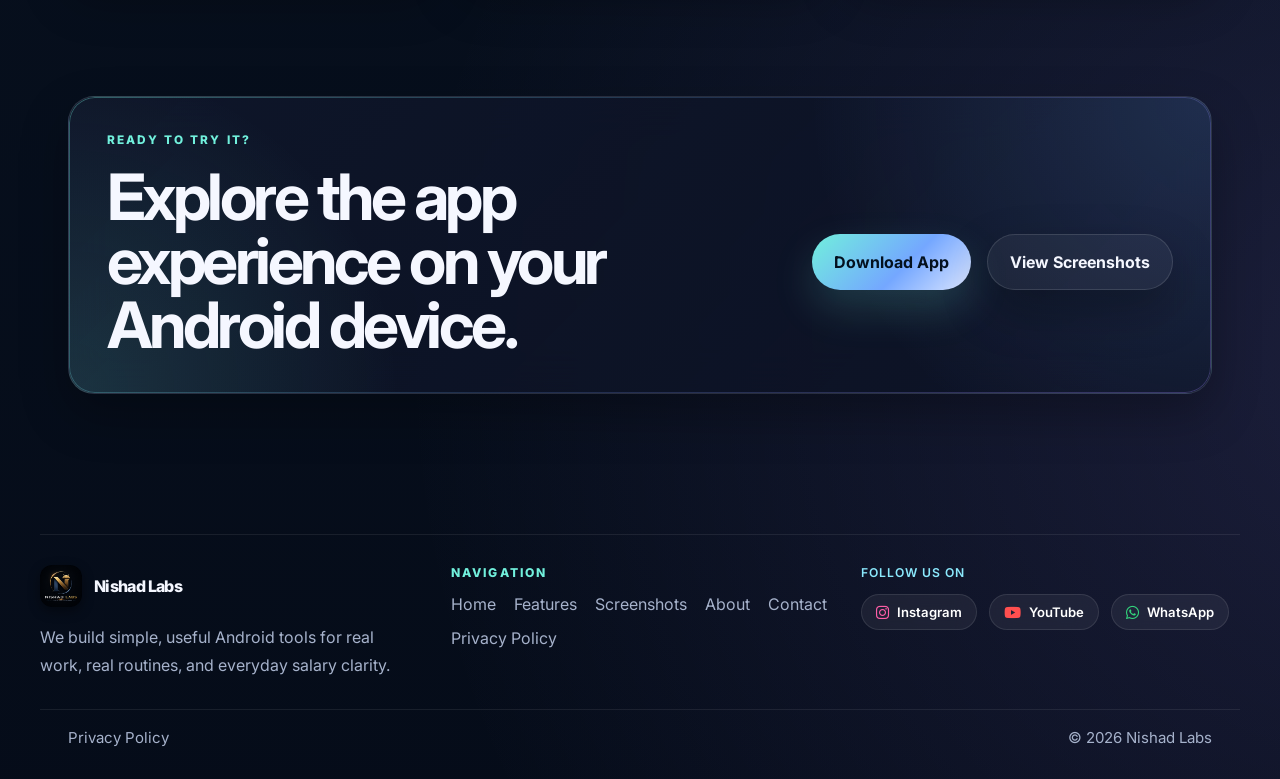
<file: features.html>
<!DOCTYPE html>
<html lang="en">
<head>
  <meta charset="UTF-8">
  <meta name="viewport" content="width=device-width, initial-scale=1.0">
  <title>Features | Work Hours & Salary Tracker</title>
  <meta
    name="description"
    content="Explore the premium feature set inside Work Hours & Salary Tracker by Nishad Labs."
  >
  <link rel="preconnect" href="https://fonts.googleapis.com">
  <link rel="preconnect" href="https://fonts.gstatic.com" crossorigin>
  <link
    href="https://fonts.googleapis.com/css2?family=Inter:wght@400;500;600;700;800;900&display=swap"
    rel="stylesheet"
  >
  <link
    rel="stylesheet"
    href="https://cdnjs.cloudflare.com/ajax/libs/font-awesome/6.5.0/css/all.min.css"
  >
  <link rel="stylesheet" href="styles.css">
</head>
<body data-page="features">
  <div class="site-bg" aria-hidden="true">
    <span class="bg-orb orb-a"></span>
    <span class="bg-orb orb-b"></span>
    <span class="bg-orb orb-c"></span>
    <span class="bg-grid"></span>
  </div>

  <header class="site-header">
    <div class="page-shell">
      <nav class="navbar">
        <a class="brand nav-left" href="index.html">
          <img src="logo.png" alt="Nishad Labs Logo" class="logo-img">
          <span>Nishad Labs</span>
        </a>
        <button class="nav-toggle" type="button" aria-label="Toggle menu" aria-expanded="false">
          <span></span>
          <span></span>
          <span></span>
        </button>
        <div class="nav-menu">
          <a href="index.html" data-nav="home">Home</a>
          <a href="features.html" data-nav="features">Features</a>
          <a href="screenshots.html" data-nav="screenshots">Screenshots</a>
          <a href="about.html" data-nav="about">About</a>
          <a href="contact.html" data-nav="contact">Contact</a>
          <a href="privacy.html" data-nav="privacy">Privacy</a>
          <a
            class="nav-download download-btn ripple-link"
            href="https://play.google.com/store/apps/details?id=com.myworkhour.myworkhourattendance&pcampaignid=web_share"
            target="_blank"
            rel="noreferrer"
          >
            Download App
          </a>
        </div>
      </nav>
    </div>
  </header>

  <main>
    <section class="section page-hero">
      <div class="page-shell narrow-shell">
        <div class="section-heading reveal align-center">
          <p class="eyebrow">Features</p>
          <h1>Premium tools designed to make work, attendance, and salary tracking feel easy.</h1>
          <p class="section-copy">
            Every feature is built to reduce confusion, help workers trust their totals, and make
            reports simple to review or share.
          </p>
        </div>
      </div>
    </section>

    <section class="section section-tight">
      <div class="page-shell">
        <div class="feature-grid feature-grid-wide">
          <article class="feature-card reveal">
            <div class="icon-badge"><i class="fa-regular fa-clock" aria-hidden="true"></i></div>
            <h3>Work Hours Tracking</h3>
            <p>Track daily work time with flexible options that fit hourly jobs, day-based jobs, and shift routines.</p>
          </article>
          <article class="feature-card reveal">
            <div class="icon-badge"><i class="fa-regular fa-calendar-check" aria-hidden="true"></i></div>
            <h3>Attendance Tracking</h3>
            <p>Keep every attendance entry visible so working days, absences, and patterns stay easy to understand.</p>
          </article>
          <article class="feature-card reveal">
            <div class="icon-badge"><i class="fa-solid fa-wallet" aria-hidden="true"></i></div>
            <h3>Smart Salary Calculator</h3>
            <p>Automatically estimate salary from time worked, shifts, rates, overtime, and attendance data.</p>
          </article>
          <article class="feature-card reveal">
            <div class="icon-badge"><i class="fa-solid fa-bolt" aria-hidden="true"></i></div>
            <h3>Overtime Earnings</h3>
            <p>Add overtime hours and instantly see the extra income reflected in total earnings.</p>
          </article>
          <article class="feature-card reveal">
            <div class="icon-badge"><i class="fa-regular fa-file-lines" aria-hidden="true"></i></div>
            <h3>Monthly &amp; Detailed Reports</h3>
            <p>Review salary summaries with line-by-line visibility into hours, attendance, overtime, and totals.</p>
          </article>
          <article class="feature-card reveal">
            <div class="icon-badge"><i class="fa-regular fa-clock-rotate-left" aria-hidden="true"></i></div>
            <h3>Attendance History</h3>
            <p>Go back through saved records and see work history clearly without hunting through spreadsheets.</p>
          </article>
          <article class="feature-card reveal">
            <div class="icon-badge"><i class="fa-regular fa-calendar-days" aria-hidden="true"></i></div>
            <h3>Calendar View</h3>
            <p>See work days visually in a calendar layout that helps patterns stand out immediately.</p>
          </article>
          <article class="feature-card reveal">
            <div class="icon-badge"><i class="fa-solid fa-pen-to-square" aria-hidden="true"></i></div>
            <h3>Edit / Delete Records</h3>
            <p>Adjust saved entries quickly whenever shifts change, hours update, or corrections are needed.</p>
          </article>
          <article class="feature-card feature-card-accent reveal">
            <div class="icon-badge"><i class="fa-solid fa-file-export" aria-hidden="true"></i></div>
            <h3>Export &amp; Share (PDF &amp; HTML)</h3>
            <p>Create polished reports and share them instantly via WhatsApp or any other app when proof matters.</p>
          </article>
          <article class="feature-card reveal">
            <div class="icon-badge"><i class="fa-solid fa-cloud-arrow-up" aria-hidden="true"></i></div>
            <h3>Cloud Backup with Google Login</h3>
            <p>Keep your experience connected with a backup-ready account flow and Google-based access.</p>
          </article>
          <article class="feature-card reveal">
            <div class="icon-badge"><i class="fa-solid fa-user-gear" aria-hidden="true"></i></div>
            <h3>Profile Customization</h3>
            <p>Set names, work details, and personal preferences so the app reflects your own routine.</p>
          </article>
          <article class="feature-card reveal">
            <div class="icon-badge"><i class="fa-solid fa-sparkles" aria-hidden="true"></i></div>
            <h3>Clean UI</h3>
            <p>A focused interface helps you move faster, read reports clearly, and avoid clutter during daily use.</p>
          </article>
        </div>
      </div>
    </section>

    <section class="section">
      <div class="page-shell">
        <div class="highlight-panel panel reveal">
          <div class="highlight-copy">
            <p class="eyebrow">Feature Spotlight</p>
            <h2>Detailed Salary Reports and export-ready sharing are built into the core experience.</h2>
            <p class="section-copy">
              When work records need to turn into proof, the app brings together time, attendance,
              overtime, and salary totals in a professional format that is easy to trust.
            </p>
          </div>
          <div class="report-card">
            <span class="report-tag">Why it matters</span>
            <ul class="check-list">
              <li><i class="fa-solid fa-check" aria-hidden="true"></i>Clear breakdown of hours</li>
              <li><i class="fa-solid fa-check" aria-hidden="true"></i>Attendance and overtime visibility</li>
              <li><i class="fa-solid fa-check" aria-hidden="true"></i>Professional PDF and HTML export</li>
              <li><i class="fa-solid fa-check" aria-hidden="true"></i>Fast sharing when proof is needed</li>
            </ul>
          </div>
        </div>
      </div>
    </section>

    <section class="section">
      <div class="page-shell">
        <div class="story-grid">
          <article class="story-card reveal">
            <p class="eyebrow">For daily wage and hourly jobs</p>
            <h3>Made for real routines, not just office workflows.</h3>
            <p>Track time and pay in a way that fits workers who need dependable daily records.</p>
          </article>
          <article class="story-card reveal">
            <p class="eyebrow">For freelancers and contractors</p>
            <h3>Helpful when earnings depend on clear records.</h3>
            <p>Keep organized proof of work and export reports for clients or personal records.</p>
          </article>
          <article class="story-card reveal">
            <p class="eyebrow">For professionals worldwide</p>
            <h3>Built for India, UAE, and global users.</h3>
            <p>The experience stays useful across different job styles, countries, and work schedules.</p>
          </article>
        </div>
      </div>
    </section>

    <section class="section section-tight">
      <div class="page-shell">
        <div class="cta-banner panel reveal">
          <div>
            <p class="eyebrow">Ready to try it?</p>
            <h2>Explore the app experience on your Android device.</h2>
          </div>
          <div class="hero-actions">
            <a
              class="button-primary ripple-link"
              href="https://play.google.com/store/apps/details?id=com.myworkhour.myworkhourattendance&pcampaignid=web_share"
              target="_blank"
              rel="noreferrer"
            >
              Download App
            </a>
            <a class="button-secondary ripple-link" href="screenshots.html">View Screenshots</a>
          </div>
        </div>
      </div>
    </section>
  </main>

  <footer class="site-footer">
    <div class="page-shell footer-layout">
      <div class="footer-brand">
        <a class="brand brand-footer" href="index.html">
          <img src="logo.png" alt="Nishad Labs Logo" class="footer-logo">
          <span>Nishad Labs</span>
        </a>
        <p>We build simple, useful Android tools for real work, real routines, and everyday salary clarity.</p>
      </div>
      <div class="footer-nav-block">
        <span class="footer-label">Navigation</span>
        <div class="footer-links">
          <a href="index.html">Home</a>
          <a href="features.html">Features</a>
          <a href="screenshots.html">Screenshots</a>
          <a href="about.html">About</a>
          <a href="contact.html">Contact</a>
          <a href="privacy.html">Privacy Policy</a>
        </div>
      </div>
      <div class="footer-social-block">
        <span class="footer-label">FOLLOW US ON</span>
        <div class="footer-socials">
          <a href="https://instagram.com/nishadlabs" target="_blank" rel="noreferrer" class="social-btn social-btn-instagram">
            <i class="fab fa-instagram" aria-hidden="true"></i>
            <span>Instagram</span>
          </a>
          <a href="https://youtube.com/@nishadlabs" target="_blank" rel="noreferrer" class="social-btn social-btn-youtube">
            <i class="fab fa-youtube" aria-hidden="true"></i>
            <span>YouTube</span>
          </a>
          <a href="https://whatsapp.com/channel/0029Vb7B5DjAInPl8uuv553z" target="_blank" rel="noreferrer" class="social-btn social-btn-whatsapp">
            <i class="fab fa-whatsapp" aria-hidden="true"></i>
            <span>WhatsApp</span>
          </a>
        </div>
      </div>
    </div>
    <div class="page-shell footer-bottom">
      <a href="privacy.html">Privacy Policy</a>
      <span>&copy; 2026 Nishad Labs</span>
    </div>
  </footer>

  <script src="script.js"></script>
</body>
</html>
</file>
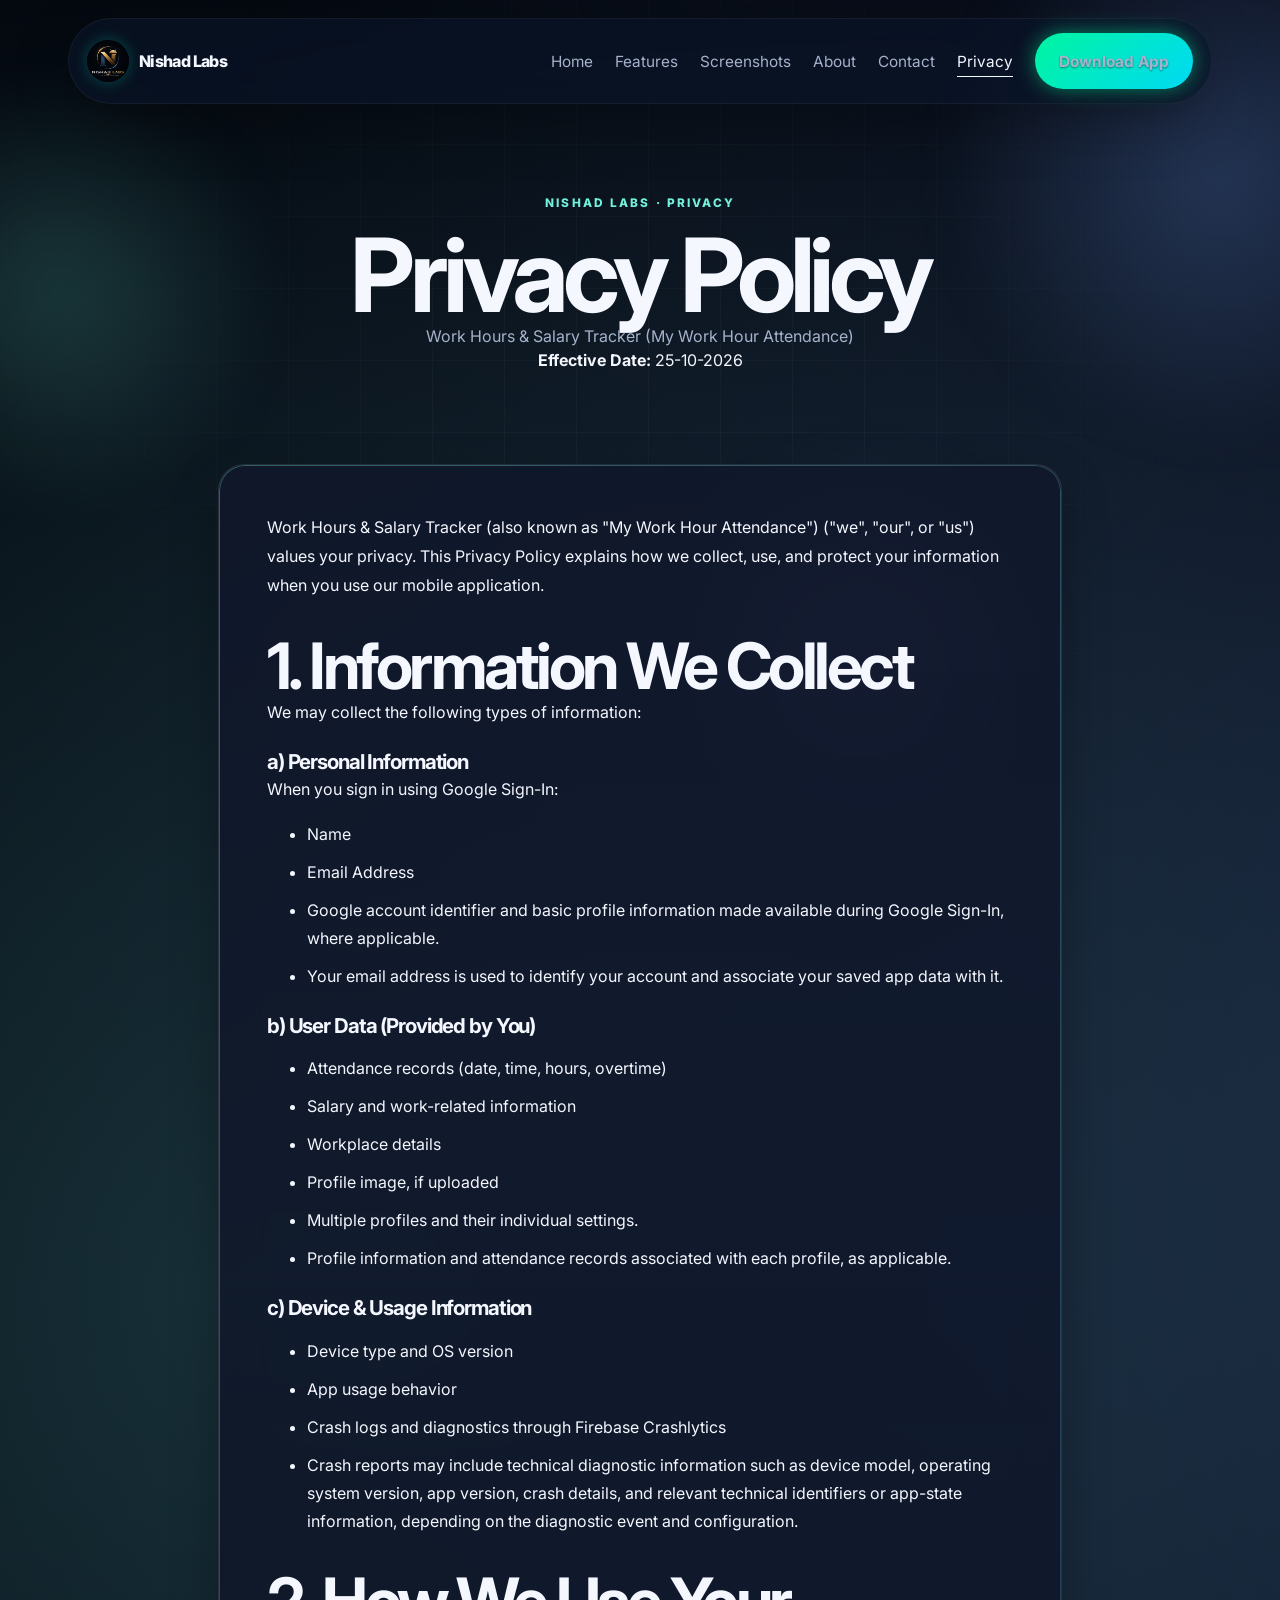
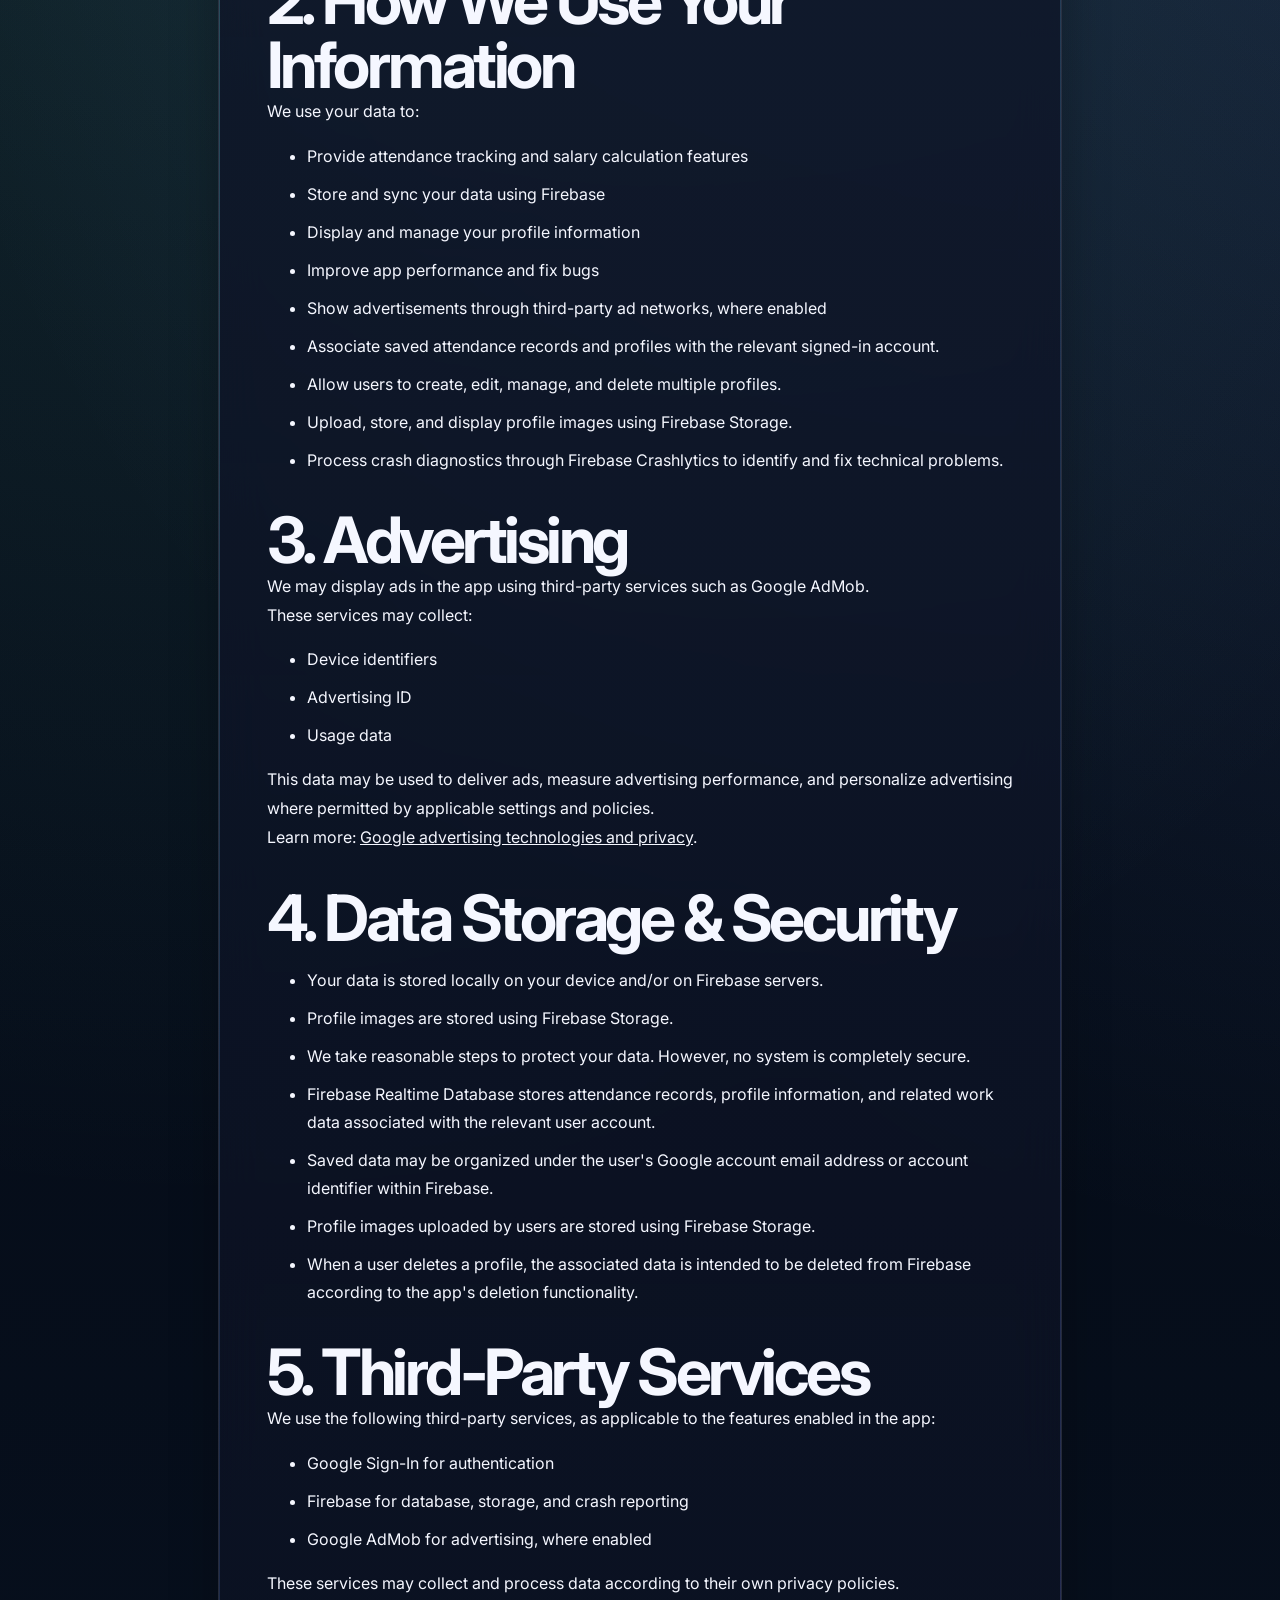
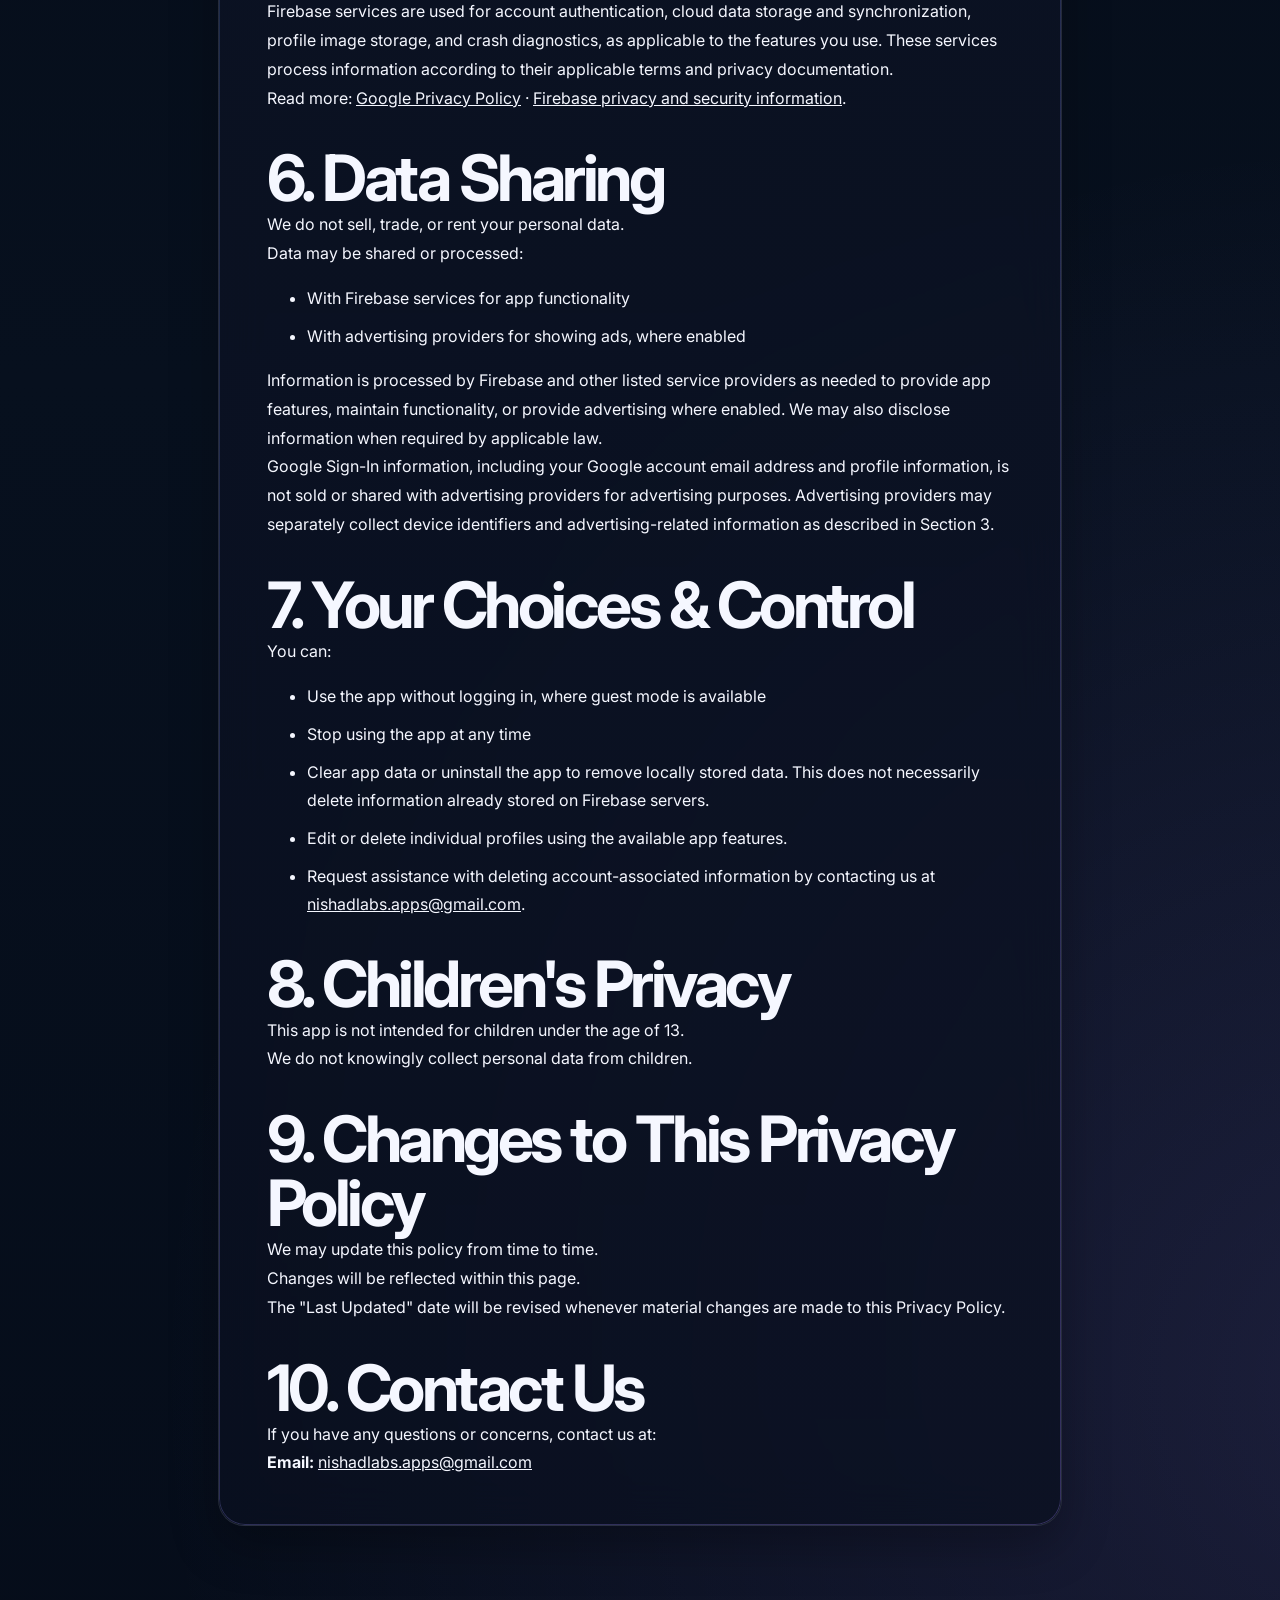
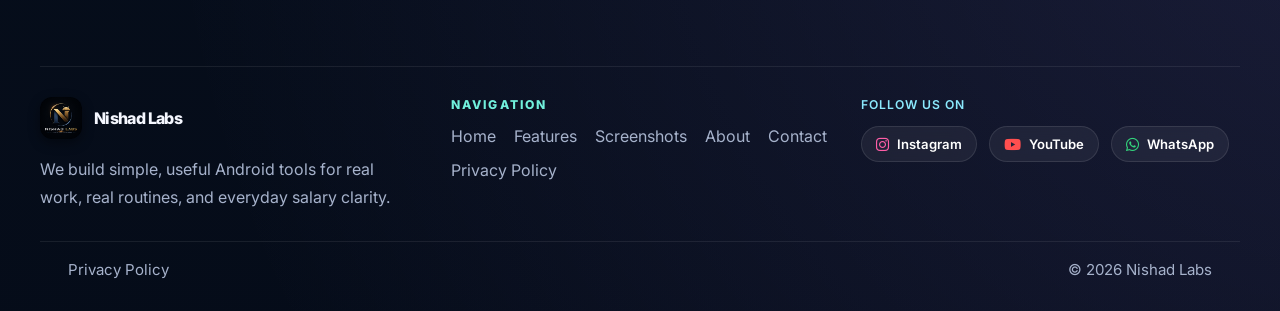
<file: privacy.html>
<!DOCTYPE html>
<html lang="en">
<head>
  <meta charset="UTF-8">
  <meta name="viewport" content="width=device-width, initial-scale=1.0">
  <title>Privacy Policy | Nishad Labs</title>
  <meta name="description" content="Complete Privacy Policy for Work Hours & Salary Tracker by Nishad Labs, including Google Sign-In, Firebase data storage, profile images, attendance, and crash diagnostics.">
  <link rel="preconnect" href="https://fonts.googleapis.com">
  <link rel="preconnect" href="https://fonts.gstatic.com" crossorigin>
  <link href="https://fonts.googleapis.com/css2?family=Inter:wght@400;500;600;700;800;900&display=swap" rel="stylesheet">
  <link rel="stylesheet" href="https://cdnjs.cloudflare.com/ajax/libs/font-awesome/6.5.0/css/all.min.css">
  <link rel="stylesheet" href="styles.css">
  <style>
    .privacy-document {
      max-width: 900px;
      margin: 0 auto;
    }
    .privacy-document .policy-content {
      padding: clamp(22px, 5vw, 48px);
    }
    .privacy-document .policy-content h2 {
      margin-top: 34px;
    }
    .privacy-document .policy-content h3 {
      margin-top: 24px;
    }
    .privacy-document .policy-content li {
      margin-bottom: 10px;
      line-height: 1.75;
    }
    .privacy-document .policy-content p {
      line-height: 1.8;
    }
    .privacy-document .policy-date {
      opacity: .8;
      margin-bottom: 28px;
    }
    .privacy-document a {
      overflow-wrap: anywhere;
    }
  </style>
</head>
<body data-page="privacy">
  <div class="site-bg" aria-hidden="true">
    <span class="bg-orb orb-a"></span>
    <span class="bg-orb orb-b"></span>
    <span class="bg-orb orb-c"></span>
    <span class="bg-grid"></span>
  </div>

  <header class="site-header">
    <div class="page-shell">
      <nav class="navbar">
        <a class="brand nav-left" href="index.html">
          <img src="logo.png" alt="Nishad Labs Logo" class="logo-img">
          <span>Nishad Labs</span>
        </a>
        <button class="nav-toggle" type="button" aria-label="Toggle menu" aria-expanded="false">
          <span></span><span></span><span></span>
        </button>
        <div class="nav-menu">
          <a href="index.html" data-nav="home">Home</a>
          <a href="features.html" data-nav="features">Features</a>
          <a href="screenshots.html" data-nav="screenshots">Screenshots</a>
          <a href="about.html" data-nav="about">About</a>
          <a href="contact.html" data-nav="contact">Contact</a>
          <a href="privacy.html" data-nav="privacy">Privacy</a>
          <a class="nav-download download-btn ripple-link"
             href="https://play.google.com/store/apps/details?id=com.myworkhour.myworkhourattendance&amp;pcampaignid=web_share"
             target="_blank" rel="noopener noreferrer">Download App</a>
        </div>
      </nav>
    </div>
  </header>

  <main>
    <section class="section page-hero">
      <div class="page-shell narrow-shell">
        <div class="section-heading reveal align-center">
          <p class="eyebrow">NISHAD LABS · PRIVACY</p>
          <h1>Privacy Policy</h1>
          <p class="section-copy">Work Hours &amp; Salary Tracker (My Work Hour Attendance)</p>
          <p class="policy-date"><strong>Effective Date:</strong> 25-10-2026</p>
        </div>
      </div>
    </section>

    <section class="section section-tight">
      <div class="page-shell privacy-document">
        <article class="contact-card panel reveal policy-content">
          <p>Work Hours &amp; Salary Tracker (also known as "My Work Hour Attendance") ("we", "our", or "us") values your privacy. This Privacy Policy explains how we collect, use, and protect your information when you use our mobile application.</p>

          <h2>1. Information We Collect</h2>
          <p>We may collect the following types of information:</p>

          <h3>a) Personal Information</h3>
          <p>When you sign in using Google Sign-In:</p>
          <ul>
            <li>Name</li>
            <li>Email Address</li>
            <li>Google account identifier and basic profile information made available during Google Sign-In, where applicable.</li>
            <li>Your email address is used to identify your account and associate your saved app data with it.</li>
          </ul>

          <h3>b) User Data (Provided by You)</h3>
          <ul>
            <li>Attendance records (date, time, hours, overtime)</li>
            <li>Salary and work-related information</li>
            <li>Workplace details</li>
            <li>Profile image, if uploaded</li>
            <li>Multiple profiles and their individual settings.</li>
            <li>Profile information and attendance records associated with each profile, as applicable.</li>
          </ul>

          <h3>c) Device &amp; Usage Information</h3>
          <ul>
            <li>Device type and OS version</li>
            <li>App usage behavior</li>
            <li>Crash logs and diagnostics through Firebase Crashlytics</li>
            <li>Crash reports may include technical diagnostic information such as device model, operating system version, app version, crash details, and relevant technical identifiers or app-state information, depending on the diagnostic event and configuration.</li>
          </ul>

          <h2>2. How We Use Your Information</h2>
          <p>We use your data to:</p>
          <ul>
            <li>Provide attendance tracking and salary calculation features</li>
            <li>Store and sync your data using Firebase</li>
            <li>Display and manage your profile information</li>
            <li>Improve app performance and fix bugs</li>
            <li>Show advertisements through third-party ad networks, where enabled</li>
            <li>Associate saved attendance records and profiles with the relevant signed-in account.</li>
            <li>Allow users to create, edit, manage, and delete multiple profiles.</li>
            <li>Upload, store, and display profile images using Firebase Storage.</li>
            <li>Process crash diagnostics through Firebase Crashlytics to identify and fix technical problems.</li>
          </ul>

          <h2>3. Advertising</h2>
          <p>We may display ads in the app using third-party services such as Google AdMob.</p>
          <p>These services may collect:</p>
          <ul>
            <li>Device identifiers</li>
            <li>Advertising ID</li>
            <li>Usage data</li>
          </ul>
          <p>This data may be used to deliver ads, measure advertising performance, and personalize advertising where permitted by applicable settings and policies.</p>
          <p>Learn more: <a href="https://policies.google.com/technologies/ads" target="_blank" rel="noopener noreferrer">Google advertising technologies and privacy</a>.</p>

          <h2>4. Data Storage &amp; Security</h2>
          <ul>
            <li>Your data is stored locally on your device and/or on Firebase servers.</li>
            <li>Profile images are stored using Firebase Storage.</li>
            <li>We take reasonable steps to protect your data. However, no system is completely secure.</li>
            <li>Firebase Realtime Database stores attendance records, profile information, and related work data associated with the relevant user account.</li>
            <li>Saved data may be organized under the user's Google account email address or account identifier within Firebase.</li>
            <li>Profile images uploaded by users are stored using Firebase Storage.</li>
            <li>When a user deletes a profile, the associated data is intended to be deleted from Firebase according to the app's deletion functionality.</li>
          </ul>

          <h2>5. Third-Party Services</h2>
          <p>We use the following third-party services, as applicable to the features enabled in the app:</p>
          <ul>
            <li>Google Sign-In for authentication</li>
            <li>Firebase for database, storage, and crash reporting</li>
            <li>Google AdMob for advertising, where enabled</li>
          </ul>
          <p>These services may collect and process data according to their own privacy policies.</p>
          <p>Firebase services are used for account authentication, cloud data storage and synchronization, profile image storage, and crash diagnostics, as applicable to the features you use. These services process information according to their applicable terms and privacy documentation.</p>
          <p>Read more: <a href="https://policies.google.com/privacy" target="_blank" rel="noopener noreferrer">Google Privacy Policy</a> · <a href="https://firebase.google.com/support/privacy" target="_blank" rel="noopener noreferrer">Firebase privacy and security information</a>.</p>

          <h2>6. Data Sharing</h2>
          <p>We do not sell, trade, or rent your personal data.</p>
          <p>Data may be shared or processed:</p>
          <ul>
            <li>With Firebase services for app functionality</li>
            <li>With advertising providers for showing ads, where enabled</li>
          </ul>
          <p>Information is processed by Firebase and other listed service providers as needed to provide app features, maintain functionality, or provide advertising where enabled. We may also disclose information when required by applicable law.</p>
          <p>Google Sign-In information, including your Google account email address and profile information, is not sold or shared with advertising providers for advertising purposes. Advertising providers may separately collect device identifiers and advertising-related information as described in Section 3.</p>

          <h2>7. Your Choices &amp; Control</h2>
          <p>You can:</p>
          <ul>
            <li>Use the app without logging in, where guest mode is available</li>
            <li>Stop using the app at any time</li>
            <li>Clear app data or uninstall the app to remove locally stored data. This does not necessarily delete information already stored on Firebase servers.</li>
            <li>Edit or delete individual profiles using the available app features.</li>
            <li>Request assistance with deleting account-associated information by contacting us at <a href="mailto:nishadlabs.apps@gmail.com">nishadlabs.apps@gmail.com</a>.</li>
          </ul>

          <h2>8. Children's Privacy</h2>
          <p>This app is not intended for children under the age of 13.</p>
          <p>We do not knowingly collect personal data from children.</p>

          <h2>9. Changes to This Privacy Policy</h2>
          <p>We may update this policy from time to time.</p>
          <p>Changes will be reflected within this page.</p>
          <p>The "Last Updated" date will be revised whenever material changes are made to this Privacy Policy.</p>

          <h2>10. Contact Us</h2>
          <p>If you have any questions or concerns, contact us at:</p>
          <p><strong>Email:</strong> <a href="mailto:nishadlabs.apps@gmail.com">nishadlabs.apps@gmail.com</a></p>
        </article>
      </div>
    </section>
  </main>

  <footer class="site-footer">
    <div class="page-shell footer-layout">
      <div class="footer-brand">
        <a class="brand brand-footer" href="index.html">
          <img src="logo.png" alt="Nishad Labs Logo" class="footer-logo">
          <span>Nishad Labs</span>
        </a>
        <p>We build simple, useful Android tools for real work, real routines, and everyday salary clarity.</p>
      </div>
      <div class="footer-nav-block">
        <span class="footer-label">Navigation</span>
        <div class="footer-links">
          <a href="index.html">Home</a>
          <a href="features.html">Features</a>
          <a href="screenshots.html">Screenshots</a>
          <a href="about.html">About</a>
          <a href="contact.html">Contact</a>
          <a href="privacy.html">Privacy Policy</a>
        </div>
      </div>
      <div class="footer-social-block">
        <span class="footer-label">FOLLOW US ON</span>
        <div class="footer-socials">
          <a href="https://instagram.com/nishadlabs" target="_blank" rel="noopener noreferrer" class="social-btn social-btn-instagram">
            <i class="fab fa-instagram" aria-hidden="true"></i><span>Instagram</span>
          </a>
          <a href="https://youtube.com/@nishadlabs" target="_blank" rel="noopener noreferrer" class="social-btn social-btn-youtube">
            <i class="fab fa-youtube" aria-hidden="true"></i><span>YouTube</span>
          </a>
          <a href="https://whatsapp.com/channel/0029Vb7B5DjAInPl8uuv553z" target="_blank" rel="noopener noreferrer" class="social-btn social-btn-whatsapp">
            <i class="fab fa-whatsapp" aria-hidden="true"></i><span>WhatsApp</span>
          </a>
        </div>
      </div>
    </div>
    <div class="page-shell footer-bottom">
      <a href="privacy.html">Privacy Policy</a>
      <span>&copy; 2026 Nishad Labs</span>
    </div>
  </footer>

  <script src="script.js"></script>
</body>
</html>
</file>
<file: styles.css>
:root {
  --bg: #030713;
  --bg-deep: #081121;
  --surface: rgba(15, 22, 41, 0.76);
  --surface-strong: rgba(17, 25, 47, 0.9);
  --surface-soft: rgba(255, 255, 255, 0.06);
  --stroke: rgba(255, 255, 255, 0.11);
  --stroke-strong: rgba(255, 255, 255, 0.18);
  --text: #f5f7ff;
  --muted: #a6b2cb;
  --blue: #74a7ff;
  --cyan: #71f0dc;
  --purple: #a286ff;
  --pink: #ff73ce;
  --green: #32d67b;
  --red: #ff5c73;
  --shadow: 0 36px 100px rgba(0, 0, 0, 0.42);
  --shadow-soft: 0 20px 48px rgba(0, 0, 0, 0.28);
  --radius-xl: 32px;
  --radius-lg: 26px;
  --radius-md: 20px;
  --container: 1200px;
}

* {
  box-sizing: border-box;
}

html {
  scroll-behavior: smooth;
}

body {
  margin: 0;
  min-height: 100vh;
  overflow-x: hidden;
  position: relative;
  color: var(--text);
  font-family: "Inter", sans-serif;
  background:
    radial-gradient(circle at 12% 18%, rgba(113, 240, 220, 0.14), transparent 25%),
    radial-gradient(circle at 88% 16%, rgba(116, 167, 255, 0.2), transparent 28%),
    radial-gradient(circle at 78% 64%, rgba(162, 134, 255, 0.14), transparent 26%),
    linear-gradient(180deg, #02040c 0%, #07101e 50%, #030713 100%);
  background-size: 140% 140%;
  animation: pageGradient 18s ease infinite;
}

body.lightbox-open {
  overflow: hidden;
}

main {
  position: relative;
  z-index: 1;
}

a,
button,
img {
  -webkit-tap-highlight-color: transparent;
}

a {
  color: inherit;
}

button {
  border: 0;
  font: inherit;
  color: inherit;
  background: none;
}

img {
  display: block;
  max-width: 100%;
}

h1,
h2,
h3,
h4,
p,
figure {
  margin: 0;
}

h1,
h2,
h3 {
  letter-spacing: -0.055em;
}

h1 {
  font-size: clamp(3.6rem, 8vw, 6.7rem);
  line-height: 0.92;
}

h2 {
  font-size: clamp(2.2rem, 5vw, 4.2rem);
  line-height: 1;
}

h3 {
  font-size: 1.28rem;
  line-height: 1.2;
}

.site-bg,
.device-glow,
.device-reflection {
  pointer-events: none;
}

.site-bg {
  position: fixed;
  inset: 0;
  overflow: hidden;
  z-index: -1;
}

.bg-orb {
  position: absolute;
  border-radius: 50%;
  filter: blur(28px);
  animation: drift 16s ease-in-out infinite;
}

.orb-a {
  width: 440px;
  height: 440px;
  top: 70px;
  left: -160px;
  background: radial-gradient(circle, rgba(113, 240, 220, 0.18), transparent 70%);
}

.orb-b {
  width: 560px;
  height: 560px;
  top: -110px;
  right: -220px;
  background: radial-gradient(circle, rgba(116, 167, 255, 0.24), transparent 70%);
  animation-delay: -5s;
}

.orb-c {
  width: 380px;
  height: 380px;
  right: 18%;
  bottom: 8%;
  background: radial-gradient(circle, rgba(162, 134, 255, 0.16), transparent 72%);
  animation-delay: -8s;
}

.bg-grid {
  position: absolute;
  inset: 0;
  background-image:
    linear-gradient(rgba(255, 255, 255, 0.026) 1px, transparent 1px),
    linear-gradient(90deg, rgba(255, 255, 255, 0.026) 1px, transparent 1px);
  background-size: 72px 72px;
  mask-image: radial-gradient(circle at center, black 30%, transparent 82%);
}

.page-shell {
  width: 100%;
  max-width: var(--container);
  margin: 0 auto;
  padding-inline: clamp(18px, 4vw, 28px);
}

.narrow-shell {
  max-width: 860px;
}

.section {
  position: relative;
  padding: clamp(78px, 10vw, 118px) 0;
}

.section-tight {
  padding-top: 0;
}

.hero-section {
  padding-top: 92px;
}

.page-hero {
  padding-top: 92px;
  padding-bottom: 56px;
}

.eyebrow {
  margin-bottom: 18px;
  color: var(--cyan);
  font-size: 0.74rem;
  font-weight: 800;
  letter-spacing: 0.18em;
  text-transform: uppercase;
}

.section-heading {
  max-width: 760px;
  margin-bottom: 38px;
}

.section-copy,
.hero-text,
.feature-card p,
.step-card p,
.story-card p,
.testimonial-card span,
.gallery-copy span,
.footer-brand p,
.trust-tags span,
.support-item span {
  color: var(--muted);
  line-height: 1.75;
}

.section-copy,
.hero-text,
.feature-card p,
.step-card p,
.story-card p,
.gallery-copy span {
  font-size: 1rem;
}

.align-center {
  text-align: center;
  margin-inline: auto;
}

.align-center .section-copy {
  margin-inline: auto;
  max-width: 700px;
}

.text-gradient {
  background: linear-gradient(135deg, #ffffff 0%, var(--cyan) 34%, var(--blue) 68%, var(--purple) 100%);
  -webkit-background-clip: text;
  background-clip: text;
  color: transparent;
}

.text-glow {
  color: #ffffff;
  text-shadow:
    0 0 18px rgba(113, 240, 220, 0.18),
    0 0 28px rgba(116, 167, 255, 0.1);
}

.site-header {
  position: sticky;
  top: 0;
  z-index: 50;
  padding-top: 18px;
}

.navbar {
  position: relative;
  display: flex;
  align-items: center;
  justify-content: space-between;
  gap: 18px;
  padding: 14px 18px;
  border: 1px solid rgba(255, 255, 255, 0.05);
  border-radius: 999px;
  background: rgba(10, 20, 40, 0.65);
  backdrop-filter: blur(14px);
  box-shadow: 0 18px 60px rgba(0, 0, 0, 0.24);
}

.brand {
  display: inline-flex;
  align-items: center;
  gap: 12px;
  color: var(--text);
  text-decoration: none;
  font-size: 1rem;
  font-weight: 800;
  letter-spacing: -0.04em;
}

.nav-left {
  display: flex;
  align-items: center;
  gap: 10px;
}

.logo-img {
  height: 42px;
  width: 42px;
  border-radius: 50%;
  object-fit: cover;
  box-shadow: 0 0 15px rgba(0, 255, 200, 0.25);
}

.brand-mark {
  display: grid;
  place-items: center;
  width: 36px;
  height: 36px;
  border-radius: 50%;
  background: linear-gradient(135deg, var(--cyan), var(--blue) 60%, #e3e9ff);
  color: #06101e;
  font-size: 0.96rem;
  font-weight: 900;
  box-shadow:
    0 14px 30px rgba(113, 240, 220, 0.18),
    inset 0 1px 0 rgba(255, 255, 255, 0.6);
}

.nav-menu {
  display: flex;
  align-items: center;
  gap: 22px;
}

.nav-menu a {
  position: relative;
  color: var(--muted);
  text-decoration: none;
  font-size: 0.96rem;
  transition: color 0.3s ease, transform 0.3s ease;
}

.nav-menu a::after {
  content: "";
  position: absolute;
  right: 0;
  bottom: -6px;
  left: 0;
  height: 1px;
  background: currentColor;
  transform: scaleX(0);
  transform-origin: left center;
  transition: transform 0.3s ease;
}

.nav-menu a:hover,
.nav-menu a.is-active {
  color: var(--text);
}

.nav-menu a:hover::after,
.nav-menu a.is-active::after {
  transform: scaleX(1);
}

.nav-download,
.button-primary,
.button-secondary {
  display: inline-flex;
  align-items: center;
  justify-content: center;
  min-height: 56px;
  padding: 0 22px;
  border-radius: 999px;
  text-decoration: none;
  font-weight: 700;
  transition:
    transform 0.3s ease,
    box-shadow 0.3s ease,
    border-color 0.3s ease,
    background 0.3s ease,
    color 0.3s ease;
  position: relative;
  overflow: hidden;
}

.nav-download,
.button-primary {
  color: #04111f;
  background: linear-gradient(135deg, var(--cyan), var(--blue) 58%, #dce6ff);
  box-shadow: 0 18px 42px rgba(113, 240, 220, 0.18);
}

.button-secondary {
  color: var(--text);
  border: 1px solid rgba(255, 255, 255, 0.12);
  background: rgba(255, 255, 255, 0.05);
  box-shadow: var(--shadow-soft);
}

.nav-download::after {
  display: none;
}

.download-btn {
  background: linear-gradient(135deg, #00f5a0, #00d9f5);
  color: #ffffff;
  font-weight: 700;
  padding: 12px 24px;
  border-radius: 999px;
  border: none;
  transition: all 0.3s ease;
  box-shadow:
    0 0 20px rgba(0, 245, 160, 0.5),
    0 12px 30px rgba(0, 0, 0, 0.25);
  text-shadow: 0 1px 2px rgba(0, 0, 0, 0.45);
}

.nav-download:hover,
.button-primary:hover,
.button-secondary:hover,
.social-card:hover,
.feature-card:hover,
.step-card:hover,
.story-card:hover,
.gallery-card:hover,
.email-link:hover,
.policy-link-card:hover {
  transform: translateY(-4px);
}

.download-btn:hover {
  transform: translateY(-2px) scale(1.05);
  box-shadow:
    0 0 34px rgba(0, 245, 160, 0.7),
    0 18px 34px rgba(0, 0, 0, 0.3);
}

.nav-toggle {
  display: none;
  width: 46px;
  height: 46px;
  border: 1px solid rgba(255, 255, 255, 0.1);
  border-radius: 50%;
  background: rgba(255, 255, 255, 0.04);
  align-items: center;
  justify-content: center;
  flex-direction: column;
  gap: 5px;
  cursor: pointer;
}

.nav-toggle span {
  width: 18px;
  height: 2px;
  border-radius: 999px;
  background: var(--text);
  transition: transform 0.3s ease, opacity 0.3s ease;
}

.hero-layout,
.preview-layout,
.highlight-panel,
.contact-grid,
.privacy-grid {
  display: grid;
  gap: 32px;
  align-items: center;
}

.hero-layout {
  grid-template-columns: minmax(0, 1.02fr) minmax(360px, 0.98fr);
  gap: clamp(40px, 5vw, 64px);
}

.hero-copy h1 {
  max-width: 12ch;
}

.hero-text {
  max-width: 630px;
  margin-top: 24px;
  font-size: 1.08rem;
}

.hero-actions {
  display: flex;
  flex-wrap: wrap;
  gap: 16px;
  margin-top: 34px;
}

.playstore-wrapper {
  display: flex;
  align-items: center;
  justify-content: flex-start;
  margin-top: 22px;
}

.playstore-badge {
  display: inline-block;
  margin: 0;
  padding: 0;
  border: 0;
  background: none;
  line-height: 0;
  transition: transform 0.3s ease, filter 0.3s ease;
}

.playstore-badge img {
  display: block;
  width: auto;
  max-width: 180px;
  height: auto;
  margin: 0;
  padding: 0;
  object-fit: contain;
}

.playstore-badge:hover {
  transform: translateY(-3px) scale(1.02);
  filter: drop-shadow(0 0 18px rgba(113, 240, 220, 0.24));
}

.hero-pills {
  display: flex;
  flex-wrap: wrap;
  gap: 12px;
  margin-top: 26px;
}

.meta-pill {
  display: inline-flex;
  align-items: center;
  gap: 10px;
  padding: 10px 14px;
  border: 1px solid rgba(255, 255, 255, 0.08);
  border-radius: 999px;
  background: rgba(255, 255, 255, 0.06);
  color: #dae5ff;
  font-size: 0.92rem;
  box-shadow: var(--shadow-soft);
  backdrop-filter: blur(18px);
}

.meta-pill i {
  color: var(--cyan);
}

.hero-stage {
  position: relative;
  min-height: 720px;
  display: flex;
  align-items: center;
  justify-content: center;
}

.hero-stage::before {
  content: "";
  position: absolute;
  width: 540px;
  height: 540px;
  border-radius: 50%;
  background:
    radial-gradient(circle, rgba(116, 167, 255, 0.24), transparent 58%),
    radial-gradient(circle at 30% 30%, rgba(113, 240, 220, 0.24), transparent 30%);
  filter: blur(14px);
  animation: floatGlow 10s ease-in-out infinite;
}

.float-card,
.float-chip {
  position: absolute;
  z-index: 3;
  border: 1px solid rgba(255, 255, 255, 0.12);
  background: rgba(255, 255, 255, 0.05);
  backdrop-filter: blur(10px);
  box-shadow: var(--shadow-soft);
}

.float-card {
  max-width: 240px;
  padding: 18px 20px;
  border-radius: 22px;
}

.float-label {
  display: block;
  margin-bottom: 8px;
  color: var(--muted);
  font-size: 0.76rem;
  font-weight: 700;
  letter-spacing: 0.14em;
  text-transform: uppercase;
}

.float-card strong {
  display: block;
  line-height: 1.55;
  font-size: 0.96rem;
}

.float-card-top {
  top: 30%;
  right: -80px;
  left: auto;
  transform: translateY(-50%) scale(0.9);
  animation: floatNote 7s ease-in-out infinite;
}

.float-card-top::after {
  content: "";
  position: absolute;
  top: 50%;
  left: -62px;
  width: 54px;
  height: 1px;
  background: linear-gradient(90deg, rgba(113, 240, 220, 0), rgba(113, 240, 220, 0.7));
  transform: translateY(-50%);
}

.float-card-bottom {
  right: 0;
  bottom: 92px;
  animation: floatNote 7s ease-in-out infinite;
  animation-delay: -2.2s;
}

.float-chip {
  padding: 12px 16px;
  border-radius: 999px;
  color: #ecf3ff;
  font-size: 0.92rem;
}

.chip-hours {
  top: 168px;
  right: 20px;
}

.chip-salary {
  bottom: 34px;
  left: 18px;
}

.device {
  position: relative;
  z-index: 2;
}

.device-glow {
  position: absolute;
  inset: -26px;
  border-radius: 50%;
  background: radial-gradient(circle, rgba(113, 240, 220, 0.16), transparent 62%);
  filter: blur(24px);
}

.device-shell {
  position: relative;
  width: min(370px, 100%);
  padding: 14px;
  border-radius: 46px;
  background:
    linear-gradient(180deg, rgba(255, 255, 255, 0.24), rgba(255, 255, 255, 0.04)),
    rgba(7, 10, 22, 0.92);
  box-shadow:
    0 20px 60px rgba(0, 0, 0, 0.5),
    0 42px 112px rgba(0, 0, 0, 0.52),
    0 0 58px rgba(116, 167, 255, 0.16),
    inset 0 1px 0 rgba(255, 255, 255, 0.18);
  animation: floatDevice 8s ease-in-out infinite;
}

.device-notch {
  position: absolute;
  top: 10px;
  left: 50%;
  width: 40%;
  height: 30px;
  border-radius: 0 0 18px 18px;
  background: #04070f;
  transform: translateX(-50%);
  z-index: 3;
}

.device-reflection {
  position: absolute;
  inset: 16px 18px auto auto;
  width: 38%;
  height: 78%;
  border-radius: 36px;
  background: linear-gradient(180deg, rgba(255, 255, 255, 0.2), transparent 44%, transparent);
  opacity: 0.48;
  z-index: 2;
}

.device-screen {
  position: relative;
  overflow: hidden;
  display: flex;
  align-items: center;
  justify-content: center;
  aspect-ratio: 9 / 19.5;
  border-radius: 34px;
  background: #07111f;
}

.device-screen img {
  width: 100%;
  height: 100%;
  object-fit: contain;
  border-radius: 28px;
}

.panel,
.feature-card,
.step-card,
.story-card,
.testimonial-card,
.gallery-card,
.contact-card,
.preview-showcase {
  position: relative;
  border: 1px solid var(--stroke);
  border-radius: var(--radius-lg);
  background: linear-gradient(180deg, rgba(16, 23, 43, 0.82), rgba(10, 16, 32, 0.74));
  box-shadow: var(--shadow-soft);
  backdrop-filter: blur(22px);
  overflow: hidden;
}

.panel::before,
.feature-card::before,
.step-card::before,
.story-card::before,
.testimonial-card::before,
.gallery-card::before,
.contact-card::before,
.preview-showcase::before {
  content: "";
  position: absolute;
  inset: 0;
  border-radius: inherit;
  padding: 1px;
  background: linear-gradient(135deg, rgba(113, 240, 220, 0.34), rgba(116, 167, 255, 0.18), rgba(162, 134, 255, 0.28));
  -webkit-mask:
    linear-gradient(#fff 0 0) content-box,
    linear-gradient(#fff 0 0);
  -webkit-mask-composite: xor;
  mask-composite: exclude;
  pointer-events: none;
}

.trust-strip {
  display: grid;
  grid-template-columns: 1fr 1fr;
  gap: 40px;
  align-items: center;
  padding: 34px 36px;
  width: 100%;
  max-width: 1200px;
  margin-inline: auto;
}

.trust-copy {
  display: flex;
  flex-direction: column;
  justify-content: center;
}

.trust-tags {
  display: flex;
  flex-wrap: wrap;
  justify-content: flex-start;
  gap: 12px;
  margin-top: 24px;
}

.trust-tags span {
  padding: 12px 16px;
  border: 1px solid rgba(255, 255, 255, 0.08);
  border-radius: 999px;
  background: rgba(255, 255, 255, 0.05);
  color: #d7e3ff;
  font-size: 0.92rem;
  transition: transform 0.3s ease, box-shadow 0.3s ease, border-color 0.3s ease, background 0.3s ease;
}

.trust-tags span:hover {
  transform: translateY(-2px) scale(1.03);
  border-color: rgba(113, 240, 220, 0.26);
  background: rgba(113, 240, 220, 0.12);
  box-shadow:
    0 0 20px rgba(113, 240, 220, 0.24),
    0 14px 26px rgba(0, 0, 0, 0.24);
}

.trust-visual {
  position: relative;
  display: flex;
  justify-content: center;
  align-items: center;
  min-height: 420px;
}

.trust-visual::before {
  content: "";
  position: absolute;
  inset: 8% -2% 8% 10%;
  border-radius: 50%;
  background: radial-gradient(circle at right, rgba(0, 255, 200, 0.15), transparent 68%);
  filter: blur(10px);
}

.trust-shot-card {
  position: relative;
  z-index: 1;
  width: min(100%, 320px);
  padding: 16px;
  border-radius: 28px;
  border: 1px solid rgba(255, 255, 255, 0.12);
  background: rgba(255, 255, 255, 0.05);
  backdrop-filter: blur(16px);
  box-shadow:
    0 24px 54px rgba(0, 0, 0, 0.4),
    0 0 28px rgba(113, 240, 220, 0.12);
  transform: rotate(-3deg);
  transition: transform 0.35s ease, box-shadow 0.35s ease;
}

.trust-shot-card::after {
  content: "";
  position: absolute;
  top: 50%;
  left: -50px;
  width: 46px;
  height: 1px;
  background: linear-gradient(90deg, rgba(113, 240, 220, 0), rgba(113, 240, 220, 0.7));
  transform: translateY(-50%);
}

.trust-shot-card img {
  width: 100%;
  aspect-ratio: 9 / 19.5;
  object-fit: contain;
  border-radius: 20px;
  background: rgba(6, 12, 24, 0.9);
}

.trust-shot-card:hover {
  transform: rotate(-1deg) translateY(-3px);
  box-shadow:
    0 28px 66px rgba(0, 0, 0, 0.44),
    0 0 32px rgba(113, 240, 220, 0.2);
}

.feature-grid,
.step-grid,
.testimonial-grid,
.story-grid,
.gallery-grid,
.social-row {
  display: grid;
  gap: 22px;
}

.home-feature-grid {
  grid-template-columns: repeat(4, minmax(0, 1fr));
}

.feature-grid-wide {
  grid-template-columns: repeat(3, minmax(0, 1fr));
}

.feature-grid-three,
.step-grid,
.testimonial-grid,
.story-grid {
  grid-template-columns: repeat(3, minmax(0, 1fr));
}

.story-grid-large {
  grid-template-columns: repeat(2, minmax(0, 1fr));
}

.feature-card,
.step-card,
.story-card,
.testimonial-card {
  padding: 28px;
  transition:
    transform 0.35s ease,
    box-shadow 0.35s ease,
    border-color 0.35s ease;
}

.feature-card:hover,
.step-card:hover,
.story-card:hover,
.testimonial-card:hover,
.gallery-card:hover {
  box-shadow:
    0 26px 84px rgba(0, 0, 0, 0.4),
    0 0 32px rgba(116, 167, 255, 0.12);
}

.feature-card-accent {
  background:
    linear-gradient(145deg, rgba(23, 34, 62, 0.96), rgba(11, 17, 34, 0.84)),
    linear-gradient(135deg, rgba(113, 240, 220, 0.08), rgba(116, 167, 255, 0.08), rgba(162, 134, 255, 0.08));
}

.icon-badge {
  width: 56px;
  height: 56px;
  display: grid;
  place-items: center;
  margin-bottom: 20px;
  border: 1px solid rgba(255, 255, 255, 0.1);
  border-radius: 18px;
  background: linear-gradient(135deg, rgba(113, 240, 220, 0.18), rgba(116, 167, 255, 0.16), rgba(162, 134, 255, 0.18));
  box-shadow: inset 0 1px 0 rgba(255, 255, 255, 0.14);
  color: var(--text);
  font-size: 1.18rem;
  transition: transform 0.35s ease, box-shadow 0.35s ease;
}

.feature-card:hover .icon-badge,
.step-card:hover .icon-badge,
.story-card:hover .icon-badge {
  transform: translateY(-2px) scale(1.05);
  box-shadow: 0 18px 34px rgba(116, 167, 255, 0.18);
}

.feature-card h3,
.step-card h3,
.story-card h3,
.gallery-copy strong {
  margin-bottom: 10px;
}

.step-number {
  display: inline-flex;
  align-items: center;
  justify-content: center;
  padding: 8px 12px;
  margin-bottom: 22px;
  border: 1px solid rgba(255, 255, 255, 0.1);
  border-radius: 999px;
  background: rgba(255, 255, 255, 0.05);
  color: var(--cyan);
  font-size: 0.76rem;
  font-weight: 800;
  letter-spacing: 0.15em;
}

.preview-layout {
  grid-template-columns: minmax(0, 0.78fr) minmax(0, 1fr);
}

.note-list {
  display: grid;
  gap: 12px;
  margin-top: 22px;
}

.note-list span {
  display: flex;
  align-items: center;
  gap: 10px;
  color: #dde6fb;
}

.note-list i {
  color: var(--cyan);
}

.preview-showcase {
  padding: 34px;
}

.device-preview .device-shell {
  width: min(340px, 100%);
  margin: 0 auto;
}

.preview-screen {
  background: #06101f;
}

.preview-image {
  position: absolute;
  inset: 0;
  opacity: 0;
  visibility: hidden;
  transform: scale(0.97);
  transition: opacity 0.55s ease, transform 0.55s ease, visibility 0.55s ease;
}

.preview-image.is-active {
  opacity: 1;
  visibility: visible;
  transform: scale(1);
}

.preview-dots {
  display: flex;
  justify-content: center;
  gap: 10px;
  margin: 24px 0 20px;
}

.preview-dot {
  width: 10px;
  height: 10px;
  border-radius: 50%;
  cursor: pointer;
  background: rgba(255, 255, 255, 0.24);
  transition: transform 0.3s ease, background 0.3s ease, box-shadow 0.3s ease;
}

.preview-dot.is-active {
  transform: scale(1.18);
  background: linear-gradient(135deg, var(--cyan), var(--blue));
  box-shadow: 0 0 18px rgba(113, 240, 220, 0.3);
}

.preview-thumb-row {
  display: grid;
  grid-template-columns: repeat(6, minmax(0, 1fr));
  gap: 12px;
}

.preview-thumb {
  display: flex;
  flex-direction: column;
  align-items: center;
  gap: 10px;
  padding: 12px 10px;
  border: 1px solid rgba(255, 255, 255, 0.08);
  border-radius: 18px;
  cursor: pointer;
  background: rgba(255, 255, 255, 0.04);
  color: var(--muted);
  transition: transform 0.3s ease, border-color 0.3s ease, background 0.3s ease, color 0.3s ease;
}

.preview-thumb img {
  width: 100%;
  max-width: 46px;
  aspect-ratio: 9 / 19.5;
  object-fit: contain;
  border-radius: 10px;
  background: #091121;
}

.preview-thumb span {
  font-size: 0.78rem;
  font-weight: 700;
}

.preview-thumb.is-active {
  color: var(--text);
  background: rgba(116, 167, 255, 0.14);
  border-color: rgba(113, 240, 220, 0.24);
  transform: translateY(-2px);
}

.highlight-panel {
  grid-template-columns: minmax(0, 1fr) minmax(280px, 0.88fr);
  padding: 34px;
}

.report-card {
  padding: 26px;
  border: 1px solid rgba(255, 255, 255, 0.1);
  border-radius: 24px;
  background: linear-gradient(180deg, rgba(255, 255, 255, 0.08), rgba(255, 255, 255, 0.04));
  box-shadow: inset 0 1px 0 rgba(255, 255, 255, 0.08);
}

.report-tag {
  display: inline-flex;
  align-items: center;
  padding: 8px 12px;
  margin-bottom: 16px;
  border-radius: 999px;
  background: rgba(113, 240, 220, 0.14);
  color: var(--cyan);
  font-size: 0.76rem;
  font-weight: 800;
  letter-spacing: 0.14em;
  text-transform: uppercase;
}

.check-list {
  display: grid;
  gap: 14px;
  padding: 0;
  margin: 0;
  list-style: none;
}

.check-list li {
  display: flex;
  align-items: center;
  gap: 12px;
  color: #ebf2ff;
  font-size: 0.98rem;
}

.check-list i {
  display: grid;
  place-items: center;
  width: 28px;
  height: 28px;
  border-radius: 50%;
  flex: 0 0 auto;
  color: var(--cyan);
  background: rgba(113, 240, 220, 0.14);
}

.testimonial-card p {
  font-size: 1.04rem;
  line-height: 1.7;
}

.testimonial-card span {
  display: block;
  margin-top: 18px;
  font-size: 0.9rem;
}

.social-panel {
  padding: 34px;
}

.social-row {
  grid-template-columns: repeat(3, minmax(0, 1fr));
  margin-top: 12px;
}

.social-card {
  position: relative;
  display: flex;
  align-items: center;
  gap: 14px;
  padding: 18px;
  border: 1px solid rgba(255, 255, 255, 0.11);
  border-radius: 24px;
  text-decoration: none;
  color: var(--text);
  background: rgba(255, 255, 255, 0.06);
  backdrop-filter: blur(18px);
  box-shadow: var(--shadow-soft);
  overflow: hidden;
  transition: transform 0.3s ease, box-shadow 0.3s ease, border-color 0.3s ease;
}

.social-card::before {
  content: "";
  position: absolute;
  inset: 0;
  border-radius: inherit;
  padding: 1px;
  background: linear-gradient(135deg, rgba(255, 255, 255, 0.3), rgba(255, 255, 255, 0.04));
  -webkit-mask:
    linear-gradient(#fff 0 0) content-box,
    linear-gradient(#fff 0 0);
  -webkit-mask-composite: xor;
  mask-composite: exclude;
  pointer-events: none;
}

.social-icon-wrap {
  display: grid;
  place-items: center;
  width: 52px;
  height: 52px;
  border-radius: 16px;
  flex: 0 0 auto;
  font-size: 1.28rem;
  box-shadow: inset 0 1px 0 rgba(255, 255, 255, 0.14);
}

.social-card-copy {
  display: flex;
  flex-direction: column;
  gap: 4px;
  min-width: 0;
}

.social-card-copy strong {
  font-size: 1rem;
}

.social-card-copy span {
  color: var(--muted);
  font-size: 0.92rem;
  line-height: 1.5;
}

.social-card > .fa-arrow-up-right-from-square {
  margin-left: auto;
  color: rgba(255, 255, 255, 0.48);
  font-size: 0.88rem;
}

.social-card-instagram .social-icon-wrap {
  background: linear-gradient(135deg, #f58529, #dd2a7b 48%, #8134af 72%, #515bd4);
}

.social-card-youtube .social-icon-wrap {
  background: linear-gradient(135deg, #ff6b6b, #e50914);
}

.social-card-whatsapp .social-icon-wrap {
  background: linear-gradient(135deg, #34d06d, #119f50);
}

.social-card-instagram:hover {
  box-shadow:
    0 24px 70px rgba(0, 0, 0, 0.32),
    0 0 24px rgba(255, 0, 150, 0.28);
}

.social-card-youtube:hover {
  box-shadow:
    0 24px 70px rgba(0, 0, 0, 0.32),
    0 0 24px rgba(255, 0, 0, 0.22);
}

.social-card-whatsapp:hover {
  box-shadow:
    0 24px 70px rgba(0, 0, 0, 0.32),
    0 0 24px rgba(0, 255, 100, 0.18);
}

.cta-banner {
  display: grid;
  grid-template-columns: minmax(0, 1fr) auto;
  gap: 24px;
  align-items: center;
  padding: 36px 38px;
  background:
    radial-gradient(circle at top right, rgba(116, 167, 255, 0.18), transparent 34%),
    radial-gradient(circle at bottom left, rgba(113, 240, 220, 0.14), transparent 28%),
    linear-gradient(135deg, rgba(15, 22, 42, 0.94), rgba(12, 18, 36, 0.82));
}

.story-card {
  min-height: 100%;
}

.contact-grid,
.privacy-grid {
  grid-template-columns: repeat(2, minmax(0, 1fr));
}

.contact-card {
  padding: 32px;
}

.email-link,
.policy-link-card {
  display: inline-flex;
  align-items: center;
  gap: 12px;
  width: fit-content;
  max-width: 100%;
  padding: 16px 18px;
  margin: 24px 0 26px;
  border: 1px solid rgba(255, 255, 255, 0.12);
  border-radius: 18px;
  background: rgba(255, 255, 255, 0.05);
  color: var(--text);
  text-decoration: none;
  box-shadow: var(--shadow-soft);
  word-break: break-all;
  overflow-wrap: anywhere;
  transition: transform 0.3s ease, border-color 0.3s ease, box-shadow 0.3s ease, color 0.3s ease;
  position: relative;
  z-index: 2;
}

.email-link:hover,
.policy-link-card:hover {
  color: var(--cyan);
  border-color: rgba(113, 240, 220, 0.28);
  box-shadow:
    0 16px 42px rgba(0, 0, 0, 0.28),
    0 0 20px rgba(113, 240, 220, 0.14);
}

.email-link i,
.policy-link-card i {
  color: var(--cyan);
}

.support-list {
  display: grid;
  gap: 16px;
  margin-top: 10px;
}

.support-item {
  display: flex;
  align-items: flex-start;
  gap: 12px;
}

.support-item i {
  color: var(--cyan);
  margin-top: 4px;
}

.footer-socials-contact {
  justify-content: flex-start;
  margin-top: 28px;
}

.gallery-grid {
  grid-template-columns: repeat(3, minmax(0, 1fr));
}

.gallery-card {
  padding: 18px;
  text-align: left;
  cursor: pointer;
  transition: transform 0.35s ease, box-shadow 0.35s ease, border-color 0.35s ease;
}

.gallery-frame {
  display: flex;
  align-items: center;
  justify-content: center;
  min-height: 520px;
  padding: 14px;
  border: 1px solid rgba(255, 255, 255, 0.08);
  border-radius: 26px;
  background: rgba(5, 9, 19, 0.82);
}

.gallery-frame img {
  width: 100%;
  height: 100%;
  aspect-ratio: 9 / 19.5;
  object-fit: contain;
  border-radius: 20px;
}

.gallery-copy {
  display: block;
  margin-top: 18px;
}

.gallery-copy strong {
  display: block;
  font-size: 1.04rem;
}

.gallery-copy span {
  display: block;
  margin-top: 8px;
}

.lightbox {
  position: fixed;
  inset: 0;
  display: grid;
  place-items: center;
  padding: 24px;
  opacity: 0;
  visibility: hidden;
  transition: opacity 0.25s ease, visibility 0.25s ease;
  z-index: 120;
}

.lightbox.is-open {
  opacity: 1;
  visibility: visible;
}

.lightbox-backdrop {
  position: absolute;
  inset: 0;
  cursor: pointer;
  background: rgba(2, 5, 12, 0.86);
  backdrop-filter: blur(18px);
}

.lightbox-close {
  position: absolute;
  top: 24px;
  right: 24px;
  z-index: 2;
  display: grid;
  place-items: center;
  width: 44px;
  height: 44px;
  border: 1px solid rgba(255, 255, 255, 0.12);
  border-radius: 50%;
  cursor: pointer;
  background: rgba(255, 255, 255, 0.06);
  color: var(--text);
}

.lightbox-figure {
  position: relative;
  z-index: 1;
  width: 100%;
  max-width: min(100%, 480px);
  margin: 0;
  padding: 22px;
  border: 1px solid rgba(255, 255, 255, 0.1);
  border-radius: 32px;
  background: linear-gradient(180deg, rgba(18, 24, 46, 0.94), rgba(10, 16, 30, 0.86));
  box-shadow: 0 40px 120px rgba(0, 0, 0, 0.54);
}

.lightbox-image {
  width: 100%;
  max-height: 80vh;
  object-fit: contain;
  border-radius: 22px;
  background: #07101f;
}

.lightbox-caption {
  margin-top: 16px;
  color: #dfe8fb;
  text-align: center;
}

.site-footer {
  padding: 22px 0 32px;
}

.footer-layout {
  display: grid;
  grid-template-columns: 1fr 1fr 1fr;
  gap: 32px;
  align-items: flex-start;
  padding: 30px 0;
  border-top: 1px solid rgba(255, 255, 255, 0.08);
}

.brand-footer {
  display: inline-flex;
  align-items: center;
  gap: 12px;
  margin-bottom: 16px;
}

.footer-logo {
  width: 42px;
  height: 42px;
  border-radius: 12px;
  object-fit: cover;
  box-shadow: 0 4px 12px rgba(0, 0, 0, 0.4);
}

.footer-brand p {
  max-width: 360px;
}

.footer-label {
  display: block;
  margin-bottom: 14px;
  color: var(--cyan);
  font-size: 0.76rem;
  font-weight: 800;
  letter-spacing: 0.18em;
  text-transform: uppercase;
}

.footer-social-block .footer-label {
  color: #8be9fd;
  letter-spacing: 1px;
  font-weight: 600;
}

.footer-links {
  display: flex;
  flex-wrap: wrap;
  gap: 14px 18px;
}

.footer-links a,
.footer-bottom a {
  position: relative;
  color: var(--muted);
  text-decoration: none;
  transition: color 0.3s ease, text-shadow 0.3s ease;
}

.footer-links a:hover,
.footer-bottom a:hover {
  color: var(--text);
  text-shadow: 0 0 18px rgba(116, 167, 255, 0.14);
}

.footer-socials {
  display: flex;
  flex-wrap: wrap;
  gap: 12px;
}

.social-btn {
  display: flex;
  align-items: center;
  gap: 8px;
  padding: 9px 14px;
  border: 1px solid rgba(255, 255, 255, 0.1);
  border-radius: 999px;
  background: rgba(255, 255, 255, 0.06);
  backdrop-filter: blur(12px);
  color: #ffffff;
  font-size: 0.82rem;
  font-weight: 600;
  text-decoration: none;
  transition: transform 0.3s ease, box-shadow 0.3s ease, border-color 0.3s ease;
}

.social-btn i {
  font-size: 15px;
}

.social-btn:hover {
  transform: translateY(-3px);
  box-shadow: 0 8px 25px rgba(0, 0, 0, 0.4);
}

.social-btn-instagram i {
  color: #ff5ea7;
}

.social-btn-youtube i {
  color: #ff4f4f;
}

.social-btn-whatsapp i {
  color: #33d57d;
}

.social-btn-instagram:hover {
  box-shadow: 0 0 15px rgba(255, 0, 150, 0.38);
}

.social-btn-youtube:hover {
  box-shadow: 0 0 15px rgba(255, 0, 0, 0.3);
}

.social-btn-whatsapp:hover {
  box-shadow: 0 0 15px rgba(0, 255, 100, 0.24);
}

.footer-bottom {
  display: flex;
  align-items: center;
  justify-content: space-between;
  gap: 18px;
  padding-top: 18px;
  border-top: 1px solid rgba(255, 255, 255, 0.08);
  color: var(--muted);
  font-size: 0.94rem;
}

.reveal {
  opacity: 0;
  transform: translateY(26px);
  transition: opacity 0.7s ease, transform 0.7s ease;
}

.reveal.is-visible {
  opacity: 1;
  transform: translateY(0);
}

.ripple {
  position: absolute;
  border-radius: 50%;
  transform: scale(0);
  background: rgba(255, 255, 255, 0.34);
  animation: ripple 0.65s ease-out;
  pointer-events: none;
}

@media (max-width: 1100px) {
  .hero-layout,
  .preview-layout,
  .highlight-panel,
  .contact-grid,
  .privacy-grid,
  .cta-banner,
  .footer-layout,
  .trust-strip {
    grid-template-columns: 1fr;
  }

  .home-feature-grid,
  .feature-grid-wide,
  .feature-grid-three,
  .step-grid,
  .testimonial-grid,
  .story-grid,
  .gallery-grid {
    grid-template-columns: repeat(2, minmax(0, 1fr));
  }

  .story-grid-large {
    grid-template-columns: 1fr;
  }

  .social-row {
    grid-template-columns: 1fr;
  }

  .trust-visual {
    min-height: 380px;
  }

  .trust-shot-card {
    transform: rotate(-1deg);
  }

  .hero-stage {
    min-height: 640px;
  }

  .float-card-top {
    right: -44px;
  }
}

@media (max-width: 820px) {
  .site-header {
    padding-top: 12px;
  }

  .navbar {
    padding: 12px 14px;
  }

  .nav-left {
    gap: 8px;
  }

  .logo-img {
    width: 40px;
    height: 40px;
  }

  .nav-toggle {
    display: inline-flex;
  }

  .nav-menu {
    position: absolute;
    top: calc(100% + 12px);
    right: 0;
    left: 0;
    display: grid;
    gap: 16px;
    padding: 20px;
    border: 1px solid rgba(255, 255, 255, 0.1);
    border-radius: 28px;
    background: rgba(8, 12, 24, 0.96);
    backdrop-filter: blur(22px);
    box-shadow: var(--shadow-soft);
    opacity: 0;
    visibility: hidden;
    transform: translateY(-10px);
    pointer-events: none;
    transition: opacity 0.3s ease, visibility 0.3s ease, transform 0.3s ease;
  }

  .navbar.is-open .nav-menu {
    opacity: 1;
    visibility: visible;
    transform: translateY(0);
    pointer-events: auto;
  }

  .navbar.is-open .nav-toggle span:nth-child(1) {
    transform: translateY(7px) rotate(45deg);
  }

  .navbar.is-open .nav-toggle span:nth-child(2) {
    opacity: 0;
  }

  .navbar.is-open .nav-toggle span:nth-child(3) {
    transform: translateY(-7px) rotate(-45deg);
  }

  .nav-menu a::after {
    display: none;
  }

  .nav-download {
    width: 100%;
  }

  .preview-thumb-row {
    grid-template-columns: repeat(3, minmax(0, 1fr));
  }
}

@media (max-width: 768px) {
  .section {
    padding: 70px 0;
  }

  .hero-section,
  .page-hero {
    padding-top: 82px;
  }

  .hero-copy {
    text-align: center;
  }

  .hero-copy h1,
  .hero-text {
    margin-inline: auto;
  }

  .hero-actions,
  .hero-pills {
    justify-content: center;
  }

  .playstore-wrapper {
    justify-content: center;
  }

  .hero-stage {
    min-height: 560px;
  }

  .float-chip {
    display: none;
  }

  .float-card-top {
    top: 34%;
    right: -22px;
    transform: translateY(-50%) scale(0.8);
  }

  .float-card-top::after {
    left: -36px;
    width: 30px;
  }

  .float-card-bottom {
    right: 12px;
    bottom: 24px;
  }

  .home-feature-grid,
  .feature-grid-wide,
  .feature-grid-three,
  .step-grid,
  .testimonial-grid,
  .story-grid,
  .gallery-grid {
    grid-template-columns: 1fr;
  }

  .gallery-frame {
    min-height: 480px;
  }

  .preview-showcase,
  .social-panel,
  .contact-card,
  .cta-banner,
  .highlight-panel,
  .trust-strip {
    padding: 28px 24px;
  }

  .trust-visual {
    min-height: auto;
    margin-top: 8px;
  }

  .trust-shot-card {
    width: min(100%, 280px);
    transform: none;
  }

  .trust-shot-card::after {
    display: none;
  }

  .footer-bottom {
    flex-direction: column;
    align-items: flex-start;
  }
}

@media (max-width: 560px) {
  h1 {
    font-size: clamp(2.8rem, 13vw, 4.8rem);
  }

  h2 {
    font-size: clamp(1.9rem, 9vw, 3rem);
  }

  .button-primary,
  .button-secondary,
  .nav-download {
    width: 100%;
  }

  .brand {
    font-size: 0.95rem;
  }

  .nav-left {
    gap: 8px;
    min-width: 0;
  }

  .logo-img {
    width: 36px;
    height: 36px;
  }

  .hero-actions {
    flex-direction: column;
  }

  .hero-stage {
    min-height: 490px;
  }

  .device-shell {
    width: min(300px, 100%);
    padding: 12px;
    border-radius: 38px;
  }

  .device-screen {
    border-radius: 28px;
  }

  .float-card {
    max-width: 190px;
    padding: 14px 16px;
  }

  .float-card-top {
    display: none;
  }

  .float-card-bottom {
    display: none;
  }

  .preview-thumb-row {
    grid-template-columns: repeat(2, minmax(0, 1fr));
  }

  .gallery-frame {
    min-height: 420px;
    padding: 10px;
  }

  .social-card {
    padding: 16px;
  }

  .footer-socials {
    gap: 10px;
  }
}

@media (prefers-reduced-motion: reduce) {
  html {
    scroll-behavior: auto;
  }

  *,
  *::before,
  *::after {
    animation: none !important;
    transition: none !important;
  }

  .reveal {
    opacity: 1;
    transform: none;
  }
}

@keyframes pageGradient {
  0%,
  100% {
    background-position: 0% 50%;
  }
  50% {
    background-position: 100% 50%;
  }
}

@keyframes drift {
  0%,
  100% {
    transform: translate3d(0, 0, 0) scale(1);
  }
  50% {
    transform: translate3d(16px, -20px, 0) scale(1.04);
  }
}

@keyframes floatGlow {
  0%,
  100% {
    transform: translateY(0);
  }
  50% {
    transform: translateY(-14px);
  }
}

@keyframes floatDevice {
  0%,
  100% {
    transform: translateY(0);
  }
  50% {
    transform: translateY(-12px);
  }
}

@keyframes floatNote {
  0%,
  100% {
    transform: translateY(0);
  }
  50% {
    transform: translateY(-8px);
  }
}

@keyframes ripple {
  to {
    transform: scale(4);
    opacity: 0;
  }
}
</file>
